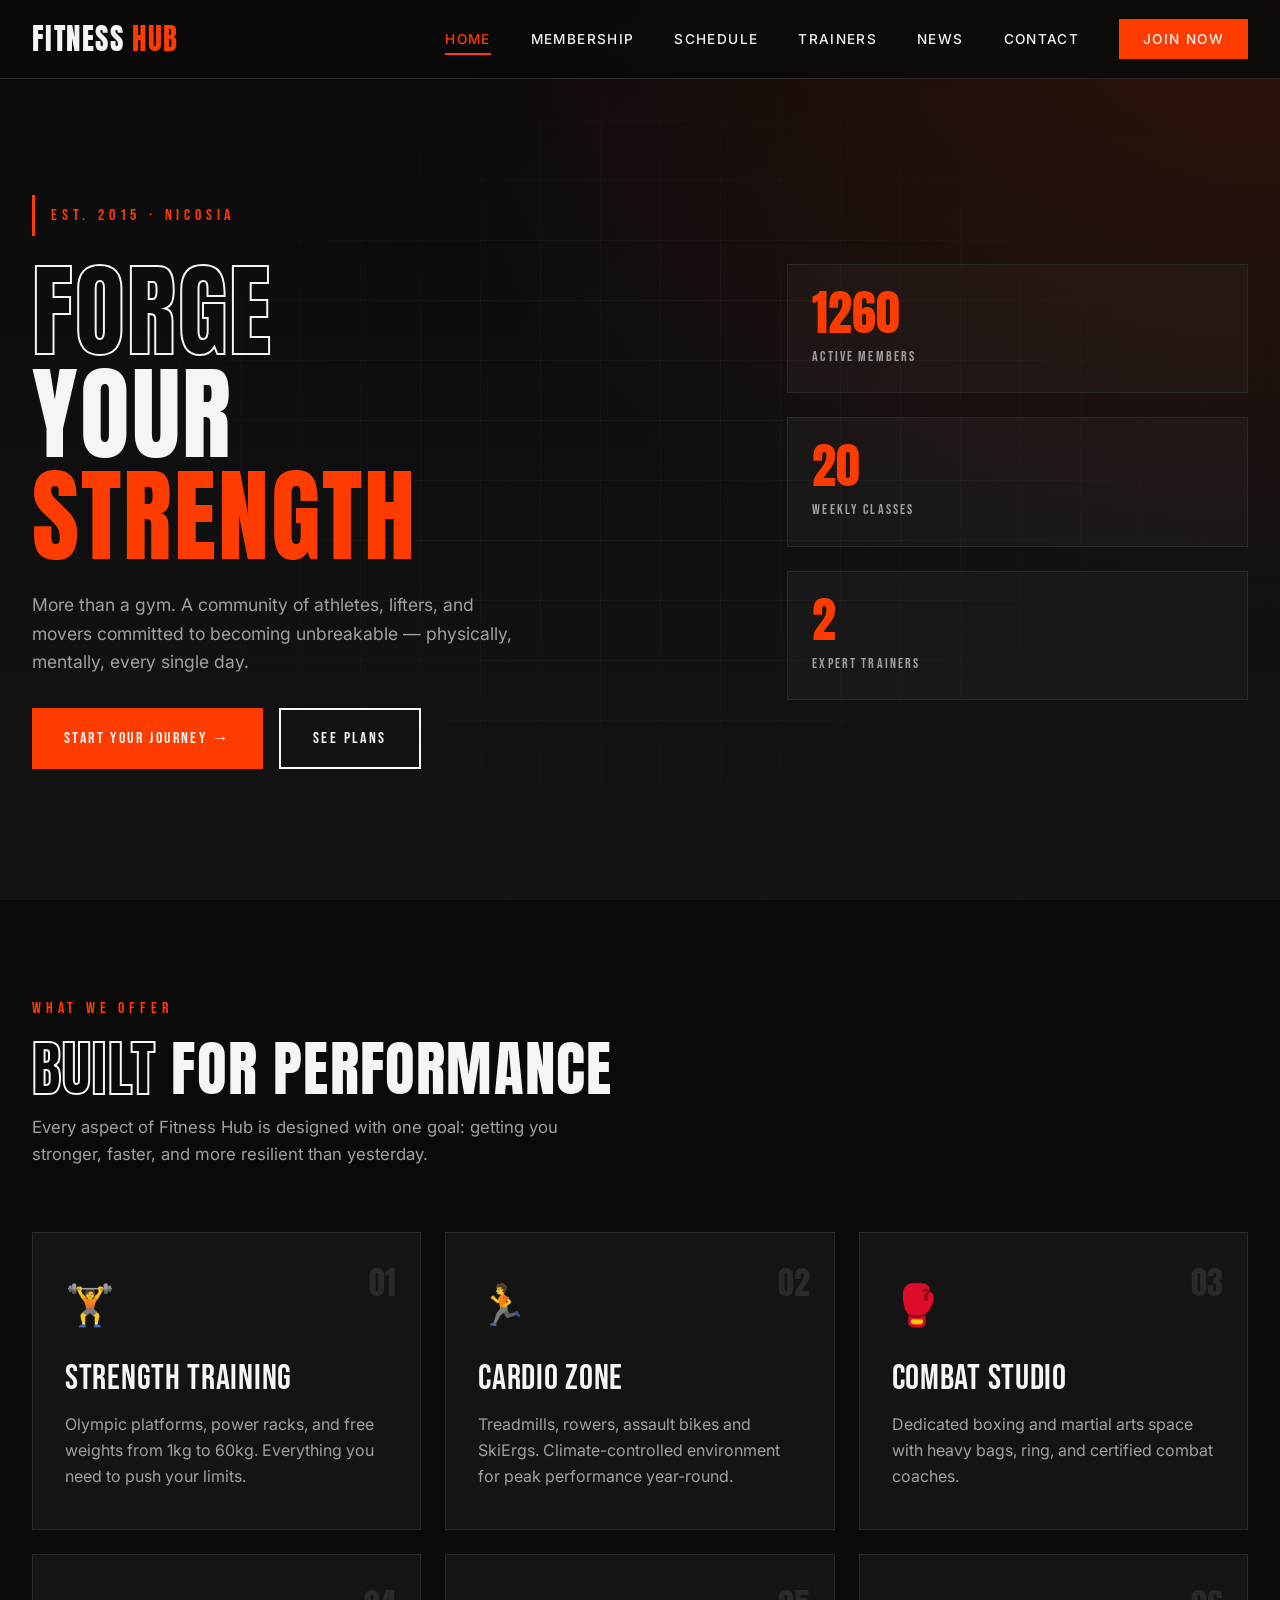
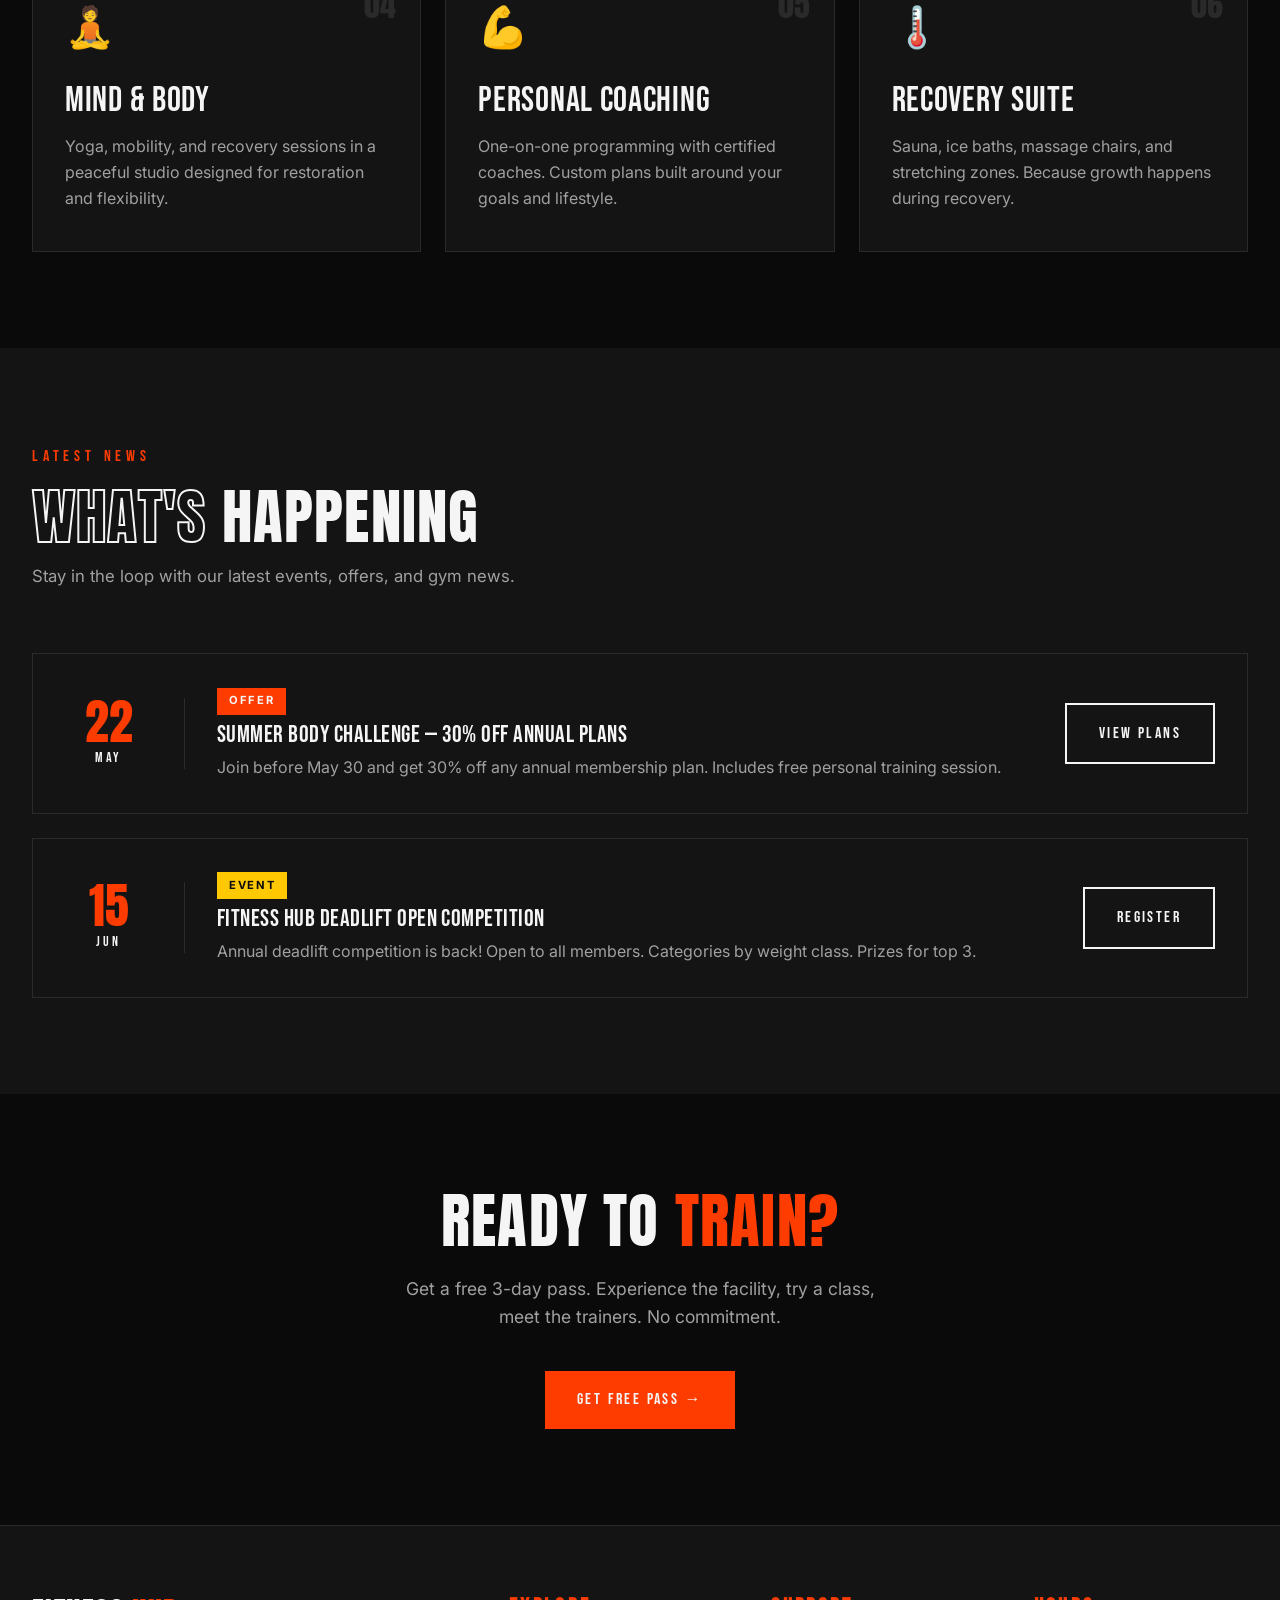
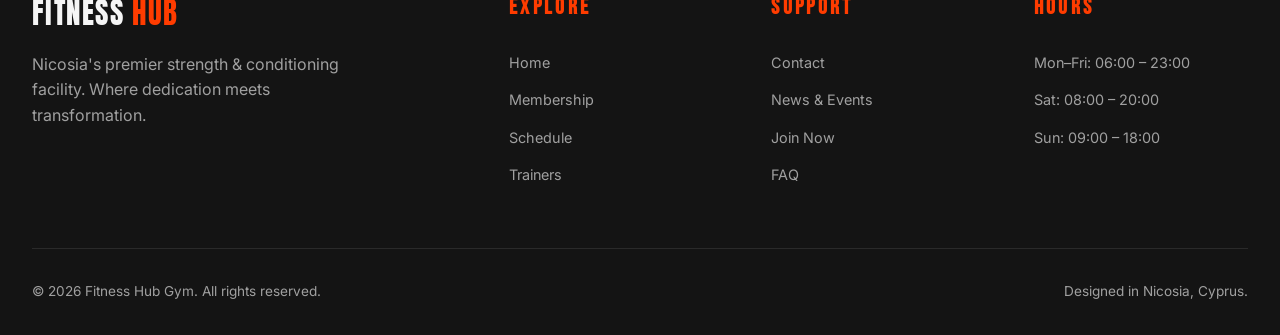
<file: index.html>
<!DOCTYPE html>
<html lang="en">
<head>
  <meta charset="UTF-8">
  <meta name="viewport" content="width=device-width, initial-scale=1.0">
  <title>FITNESS HUB GYM — Forge Your Strength</title>
  <link rel="stylesheet" href="css/style.css">
</head>
<body>

  <header>
  <!-- NAVIGATION -->
  <nav class="navbar">
    <div class="nav-container">
      <a href="index.html" class="logo">FITNESS<span>HUB</span></a>
      <ul class="nav-links">
        <li><a href="index.html" class="active">Home</a></li>
        <li><a href="membership.html">Membership</a></li>
        <li><a href="schedule.html">Schedule</a></li>
        <li><a href="trainers.html">Trainers</a></li>
        <li><a href="announcements.html">News</a></li>
        <li><a href="contact.html">Contact</a></li>
        <li><a href="register.html" class="nav-cta">Join Now</a></li>
      </ul>
      <button class="hamburger">☰</button>
    </div>
  </nav>
  </header>

  <main>
  <!-- HERO -->
  <section class="hero">
    <div class="hero-content">
      <div class="hero-text fade-in">
        <span class="tagline">Est. 2015 · Nicosia</span>
        <h1>
          <span class="outline">Forge</span>
          <span>Your</span>
          <span class="accent">Strength</span>
        </h1>
        <p>More than a gym. A community of athletes, lifters, and movers committed to becoming unbreakable — physically, mentally, every single day.</p>
        <div class="hero-buttons">
          <a href="register.html" class="btn btn-primary">Start Your Journey →</a>
          <a href="membership.html" class="btn btn-outline">See Plans</a>
        </div>
      </div>

      <div class="hero-stats">
        <div class="stat-card fade-in-delay-1 fade-in">
          <div class="number stat-number" data-target="2500">2500</div>
          <div class="label">Active Members</div>
        </div>
        <div class="stat-card fade-in-delay-2 fade-in">
          <div class="number stat-number" data-target="40">40</div>
          <div class="label">Weekly Classes</div>
        </div>
        <div class="stat-card fade-in-delay-3 fade-in">
          <div class="number stat-number" data-target="4">4</div>
          <div class="label">Expert Trainers</div>
        </div>
      </div>
    </div>
  </section>

  <!-- FEATURES -->
  <section class="section" id="features">
    <div class="section-container">
      <div class="section-header">
        <span class="eyebrow">What We Offer</span>
        <h2><span class="outline">Built</span> For Performance</h2>
        <p>Every aspect of Fitness Hub is designed with one goal: getting you stronger, faster, and more resilient than yesterday.</p>
      </div>

      <div class="features-grid">
        <div class="feature-card">
          <span class="number-tag">01</span>
          <div class="icon">🏋️</div>
          <h3>Strength Training</h3>
          <p>Olympic platforms, power racks, and free weights from 1kg to 60kg. Everything you need to push your limits.</p>
        </div>

        <div class="feature-card">
          <span class="number-tag">02</span>
          <div class="icon">🏃</div>
          <h3>Cardio Zone</h3>
          <p>Treadmills, rowers, assault bikes and SkiErgs. Climate-controlled environment for peak performance year-round.</p>
        </div>

        <div class="feature-card">
          <span class="number-tag">03</span>
          <div class="icon">🥊</div>
          <h3>Combat Studio</h3>
          <p>Dedicated boxing and martial arts space with heavy bags, ring, and certified combat coaches.</p>
        </div>

        <div class="feature-card">
          <span class="number-tag">04</span>
          <div class="icon">🧘</div>
          <h3>Mind & Body</h3>
          <p>Yoga, mobility, and recovery sessions in a peaceful studio designed for restoration and flexibility.</p>
        </div>

        <div class="feature-card">
          <span class="number-tag">05</span>
          <div class="icon">💪</div>
          <h3>Personal Coaching</h3>
          <p>One-on-one programming with certified coaches. Custom plans built around your goals and lifestyle.</p>
        </div>

        <div class="feature-card">
          <span class="number-tag">06</span>
          <div class="icon">🌡️</div>
          <h3>Recovery Suite</h3>
          <p>Sauna, ice baths, massage chairs, and stretching zones. Because growth happens during recovery.</p>
        </div>
      </div>
    </div>
  </section>

  <!-- ANNOUNCEMENTS PREVIEW -->
  <section class="section section-alt">
    <div class="section-container">
      <div class="section-header">
        <span class="eyebrow">Latest News</span>
        <h2><span class="outline">What's</span> Happening</h2>
        <p>Stay in the loop with our latest events, offers, and gym news.</p>
      </div>

      <div class="announcements-list">
        <div class="announcement-card">
          <div class="announcement-date">
            <div class="day">22</div>
            <div class="month">May</div>
          </div>
          <div class="announcement-content">
            <span class="announcement-badge">OFFER</span>
            <h3>Summer Body Challenge — 30% Off Annual Plans</h3>
            <p>Join before May 30 and get 30% off any annual membership plan. Includes free personal training session.</p>
          </div>
          <a href="membership.html" class="btn btn-outline">View Plans</a>
        </div>

        <div class="announcement-card">
          <div class="announcement-date">
            <div class="day">15</div>
            <div class="month">Jun</div>
          </div>
          <div class="announcement-content">
            <span class="announcement-badge event">EVENT</span>
            <h3>Fitness Hub Deadlift Open Competition</h3>
            <p>Annual deadlift competition is back! Open to all members. Categories by weight class. Prizes for top 3.</p>
          </div>
          <a href="announcements.html" class="btn btn-outline">Register</a>
        </div>
      </div>
    </div>
  </section>

  <!-- CTA -->
  <section class="section section-center">
    <div class="section-container">
      <h2><span class="outline">Ready To</span> <span style="color: var(--color-accent);">Train?</span></h2>
      <p style="max-width: 500px; margin: 1.5rem auto 2.5rem; font-size: 1.1rem;">
        Get a free 3-day pass. Experience the facility, try a class, meet the trainers. No commitment.
      </p>
      <a href="register.html" class="btn btn-primary">Get Free Pass →</a>
    </div>
  </section>

  </main>

  <!-- FOOTER -->
  <footer class="footer">
    <div class="footer-container">
      <div class="footer-grid">
        <div class="footer-brand">
          <div class="logo">FITNESS<span>HUB</span></div>
          <p>Nicosia's premier strength & conditioning facility. Where dedication meets transformation.</p>
        </div>
        <div class="footer-col">
          <h4>Explore</h4>
          <ul>
            <li><a href="index.html">Home</a></li>
            <li><a href="membership.html">Membership</a></li>
            <li><a href="schedule.html">Schedule</a></li>
            <li><a href="trainers.html">Trainers</a></li>
          </ul>
        </div>
        <div class="footer-col">
          <h4>Support</h4>
          <ul>
            <li><a href="contact.html">Contact</a></li>
            <li><a href="announcements.html">News & Events</a></li>
            <li><a href="register.html">Join Now</a></li>
            <li><a href="#">FAQ</a></li>
          </ul>
        </div>
        <div class="footer-col">
          <h4>Hours</h4>
          <ul>
            <li><a href="#">Mon–Fri: 06:00 – 23:00</a></li>
            <li><a href="#">Sat: 08:00 – 20:00</a></li>
            <li><a href="#">Sun: 09:00 – 18:00</a></li>
          </ul>
        </div>
      </div>
      <div class="footer-bottom">
        <p>© 2026 Fitness Hub Gym. All rights reserved.</p>
        <p>Designed in Nicosia, Cyprus.</p>
      </div>
    </div>
  </footer>

  <script src="js/main.js"></script>
</body>
</html>
</file>
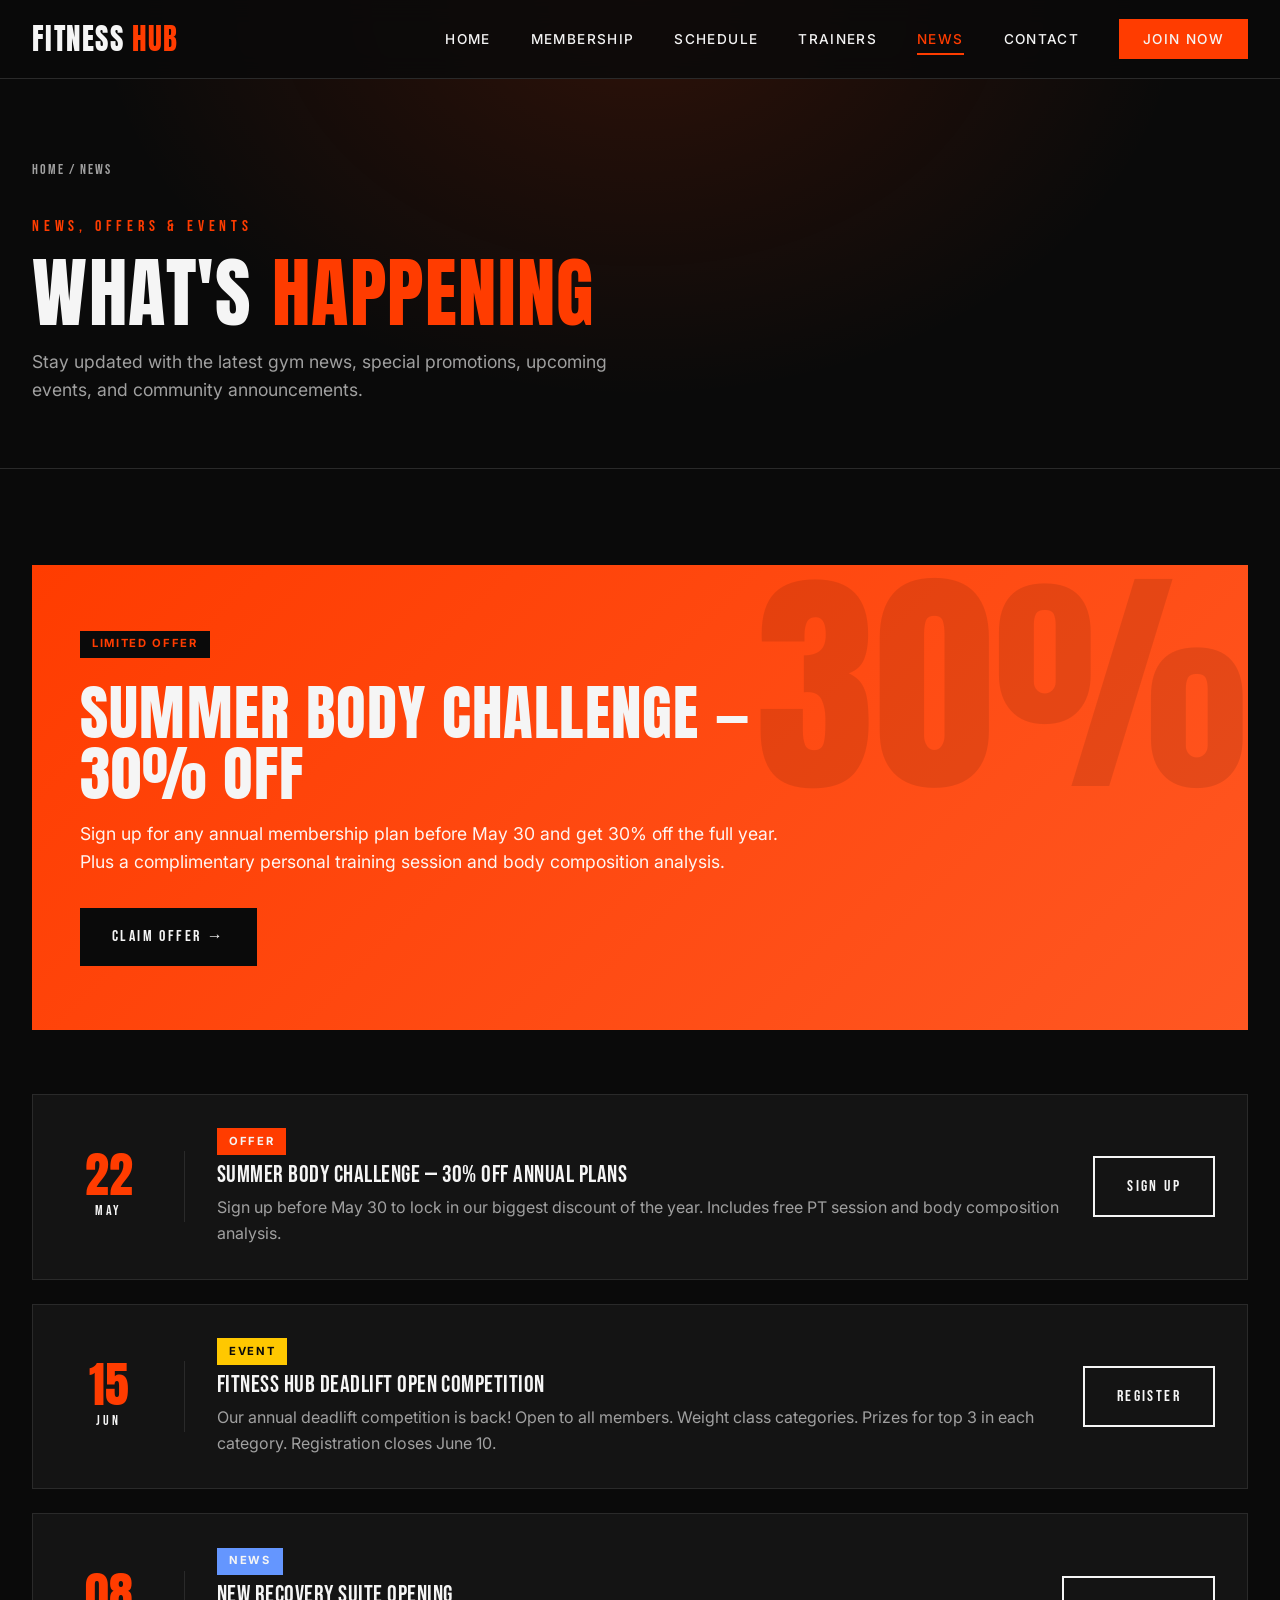
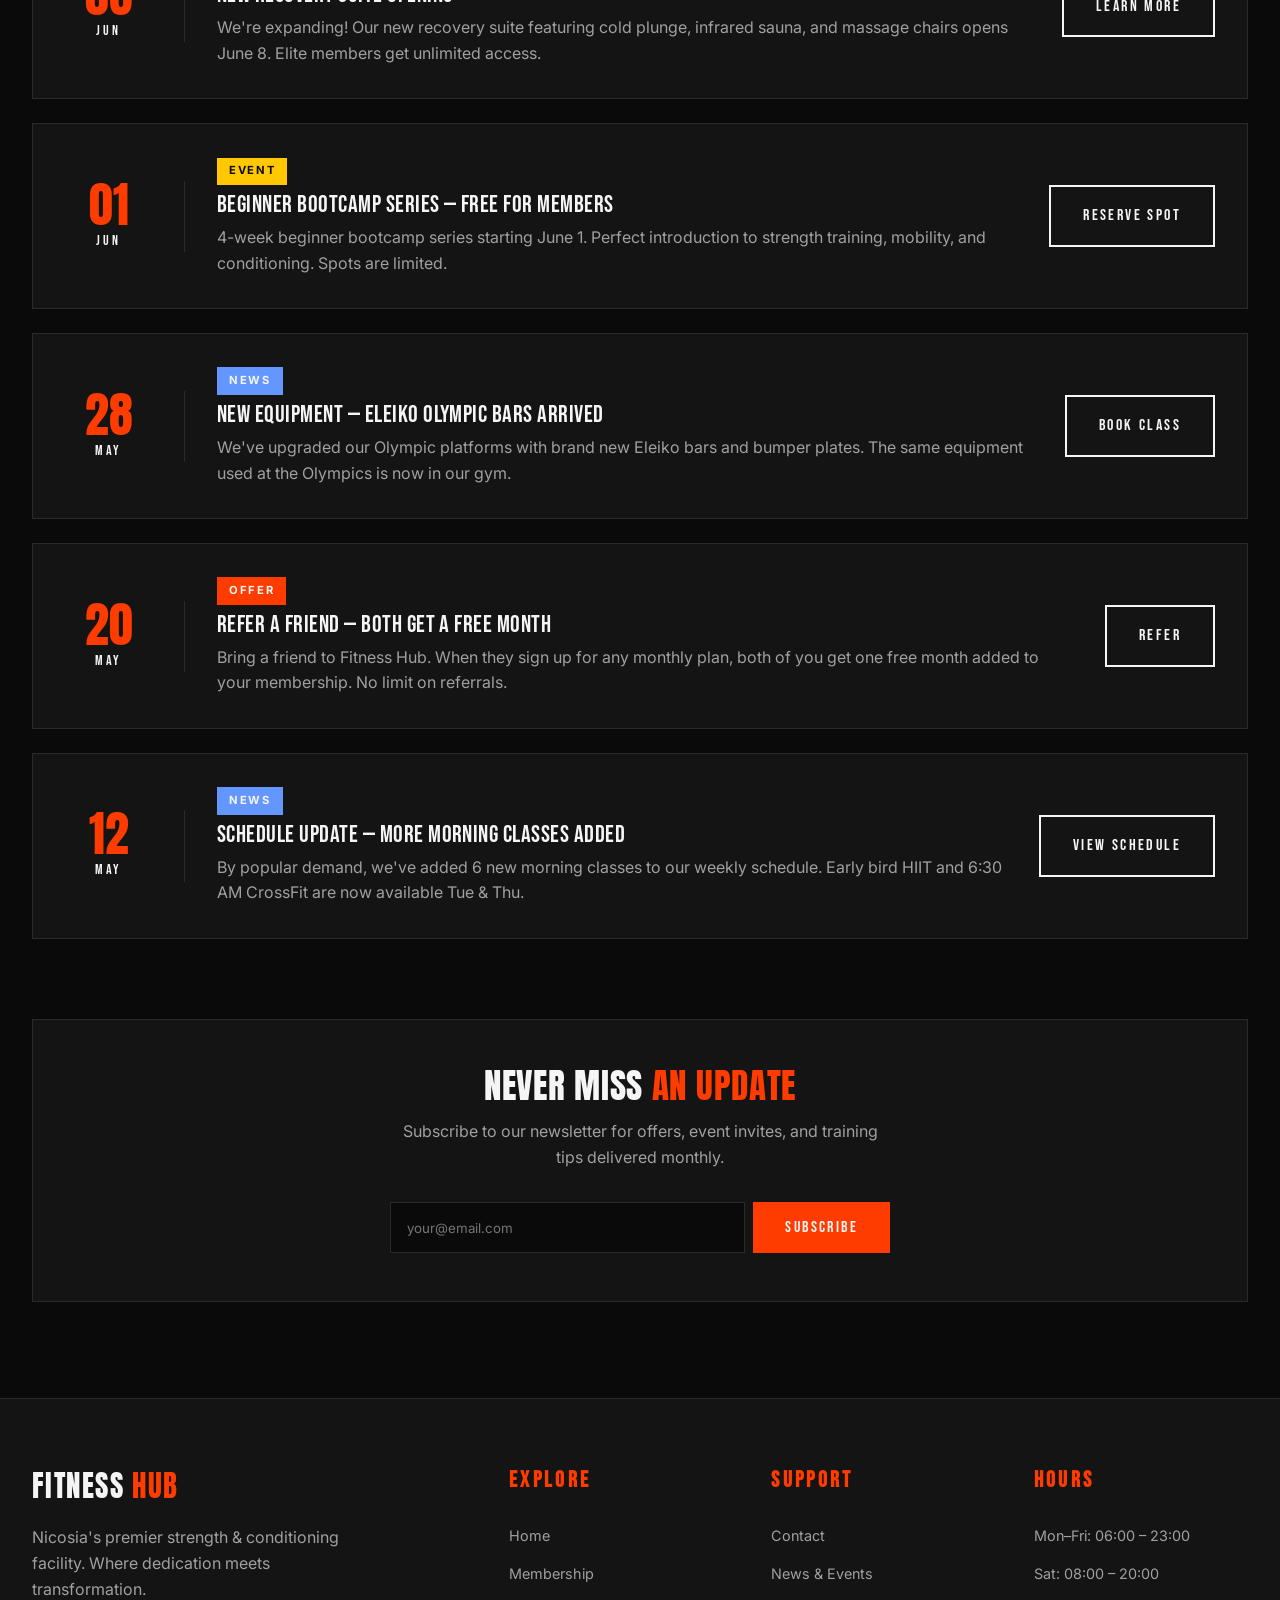
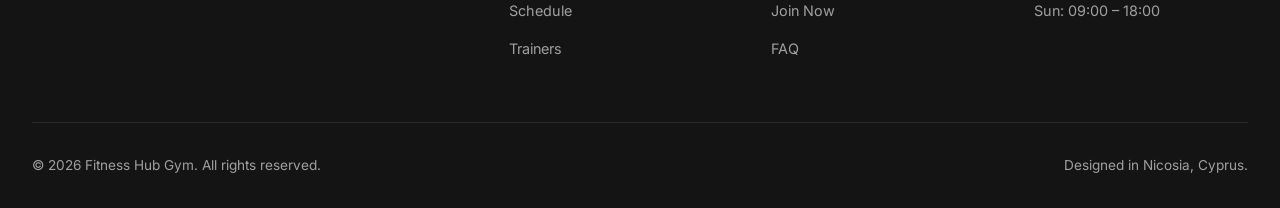
<file: announcements.html>
<!DOCTYPE html>
<html lang="en">
<head>
  <meta charset="UTF-8">
  <meta name="viewport" content="width=device-width, initial-scale=1.0">
  <title>News & Offers — FITNESS HUB GYM</title>
  <link rel="stylesheet" href="css/style.css">
</head>
<body>

  <header>
  <nav class="navbar">
    <div class="nav-container">
      <a href="index.html" class="logo">FITNESS<span>HUB</span></a>
      <ul class="nav-links">
        <li><a href="index.html">Home</a></li>
        <li><a href="membership.html">Membership</a></li>
        <li><a href="schedule.html">Schedule</a></li>
        <li><a href="trainers.html">Trainers</a></li>
        <li><a href="announcements.html" class="active">News</a></li>
        <li><a href="contact.html">Contact</a></li>
        <li><a href="register.html" class="nav-cta">Join Now</a></li>
      </ul>
      <button class="hamburger">☰</button>
    </div>
  </nav>
  </header>

  <main>
  <section class="page-header">
    <div class="page-header-content">
      <div class="breadcrumb"><a href="index.html">Home</a> / News</div>
      <span class="eyebrow">News, Offers & Events</span>
      <h1>What's <span style="color: var(--color-accent);">Happening</span></h1>
      <p>Stay updated with the latest gym news, special promotions, upcoming events, and community announcements.</p>
    </div>
  </section>

  <section class="section">
    <div class="section-container">

      <!-- FEATURED OFFER -->
      <div style="background: linear-gradient(135deg, var(--color-accent) 0%, #ff5722 100%); padding: 4rem 3rem; margin-bottom: 4rem; position: relative; overflow: hidden;">
        <div style="position: absolute; top: 0; right: 0; font-family: var(--font-display); font-size: 15rem; color: rgba(0,0,0,0.1); line-height: 1; pointer-events: none;">30%</div>
        <div style="position: relative; max-width: 700px;">
          <span class="announcement-badge" style="background: var(--color-bg); color: var(--color-accent);">LIMITED OFFER</span>
          <h2 style="margin: 1rem 0; color: var(--color-text);">Summer Body Challenge — 30% Off</h2>
          <p style="color: rgba(255,255,255,0.95); font-size: 1.1rem; margin-bottom: 2rem;">
            Sign up for any annual membership plan before May 30 and get 30% off the full year.
            Plus a complimentary personal training session and body composition analysis.
          </p>
          <a href="register.html" class="btn" style="background: var(--color-bg); color: var(--color-text);">Claim Offer →</a>
        </div>
      </div>

      <div class="announcements-list">

        <div class="announcement-card">
          <div class="announcement-date">
            <div class="day">22</div>
            <div class="month">May</div>
          </div>
          <div class="announcement-content">
            <span class="announcement-badge">OFFER</span>
            <h3>Summer Body Challenge — 30% Off Annual Plans</h3>
            <p>Sign up before May 30 to lock in our biggest discount of the year. Includes free PT session and body composition analysis.</p>
          </div>
          <a href="register.html" class="btn btn-outline">Sign Up</a>
        </div>

        <div class="announcement-card">
          <div class="announcement-date">
            <div class="day">15</div>
            <div class="month">Jun</div>
          </div>
          <div class="announcement-content">
            <span class="announcement-badge event">EVENT</span>
            <h3>Fitness Hub Deadlift Open Competition</h3>
            <p>Our annual deadlift competition is back! Open to all members. Weight class categories. Prizes for top 3 in each category. Registration closes June 10.</p>
          </div>
          <a href="contact.html" class="btn btn-outline">Register</a>
        </div>

        <div class="announcement-card">
          <div class="announcement-date">
            <div class="day">08</div>
            <div class="month">Jun</div>
          </div>
          <div class="announcement-content">
            <span class="announcement-badge news">NEWS</span>
            <h3>New Recovery Suite Opening</h3>
            <p>We're expanding! Our new recovery suite featuring cold plunge, infrared sauna, and massage chairs opens June 8. Elite members get unlimited access.</p>
          </div>
          <a href="membership.html" class="btn btn-outline">Learn More</a>
        </div>

        <div class="announcement-card">
          <div class="announcement-date">
            <div class="day">01</div>
            <div class="month">Jun</div>
          </div>
          <div class="announcement-content">
            <span class="announcement-badge event">EVENT</span>
            <h3>Beginner Bootcamp Series — Free For Members</h3>
            <p>4-week beginner bootcamp series starting June 1. Perfect introduction to strength training, mobility, and conditioning. Spots are limited.</p>
          </div>
          <a href="contact.html" class="btn btn-outline">Reserve Spot</a>
        </div>

        <div class="announcement-card">
          <div class="announcement-date">
            <div class="day">28</div>
            <div class="month">May</div>
          </div>
          <div class="announcement-content">
            <span class="announcement-badge news">NEWS</span>
            <h3>New Equipment — Eleiko Olympic Bars Arrived</h3>
            <p>We've upgraded our Olympic platforms with brand new Eleiko bars and bumper plates. The same equipment used at the Olympics is now in our gym.</p>
          </div>
          <a href="schedule.html" class="btn btn-outline">Book Class</a>
        </div>

        <div class="announcement-card">
          <div class="announcement-date">
            <div class="day">20</div>
            <div class="month">May</div>
          </div>
          <div class="announcement-content">
            <span class="announcement-badge">OFFER</span>
            <h3>Refer a Friend — Both Get a Free Month</h3>
            <p>Bring a friend to Fitness Hub. When they sign up for any monthly plan, both of you get one free month added to your membership. No limit on referrals.</p>
          </div>
          <a href="register.html" class="btn btn-outline">Refer</a>
        </div>

        <div class="announcement-card">
          <div class="announcement-date">
            <div class="day">12</div>
            <div class="month">May</div>
          </div>
          <div class="announcement-content">
            <span class="announcement-badge news">NEWS</span>
            <h3>Schedule Update — More Morning Classes Added</h3>
            <p>By popular demand, we've added 6 new morning classes to our weekly schedule. Early bird HIIT and 6:30 AM CrossFit are now available Tue & Thu.</p>
          </div>
          <a href="schedule.html" class="btn btn-outline">View Schedule</a>
        </div>

      </div>

      <!-- NEWSLETTER -->
      <div class="cta-box">
        <h3 style="margin-bottom: 1rem;">Never Miss <span style="color: var(--color-accent);">An Update</span></h3>
        <p style="max-width: 500px; margin: 0 auto 2rem;">
          Subscribe to our newsletter for offers, event invites, and training tips delivered monthly.
        </p>
        <form style="display: flex; gap: 0.5rem; max-width: 500px; margin: 0 auto;" onsubmit="event.preventDefault(); this.querySelector('input').value=''; alert('✓ Subscribed!');">
          <input type="email" placeholder="your@email.com" required style="flex: 1; padding: 0.9rem 1rem; background: var(--color-bg); border: 1px solid var(--color-border); color: var(--color-text); font-family: var(--font-body);">
          <button type="submit" class="btn btn-primary">Subscribe</button>
        </form>
      </div>

    </div>
  </section>

  </main>

  <footer class="footer">
    <div class="footer-container">
      <div class="footer-grid">
        <div class="footer-brand">
          <div class="logo">FITNESS<span>HUB</span></div>
          <p>Nicosia's premier strength & conditioning facility. Where dedication meets transformation.</p>
        </div>
        <div class="footer-col">
          <h4>Explore</h4>
          <ul>
            <li><a href="index.html">Home</a></li>
            <li><a href="membership.html">Membership</a></li>
            <li><a href="schedule.html">Schedule</a></li>
            <li><a href="trainers.html">Trainers</a></li>
          </ul>
        </div>
        <div class="footer-col">
          <h4>Support</h4>
          <ul>
            <li><a href="contact.html">Contact</a></li>
            <li><a href="announcements.html">News & Events</a></li>
            <li><a href="register.html">Join Now</a></li>
            <li><a href="#">FAQ</a></li>
          </ul>
        </div>
        <div class="footer-col">
          <h4>Hours</h4>
          <ul>
            <li><a href="#">Mon–Fri: 06:00 – 23:00</a></li>
            <li><a href="#">Sat: 08:00 – 20:00</a></li>
            <li><a href="#">Sun: 09:00 – 18:00</a></li>
          </ul>
        </div>
      </div>
      <div class="footer-bottom">
        <p>© 2026 Fitness Hub Gym. All rights reserved.</p>
        <p>Designed in Nicosia, Cyprus.</p>
      </div>
    </div>
  </footer>

  <script src="js/main.js"></script>
</body>
</html>
</file>
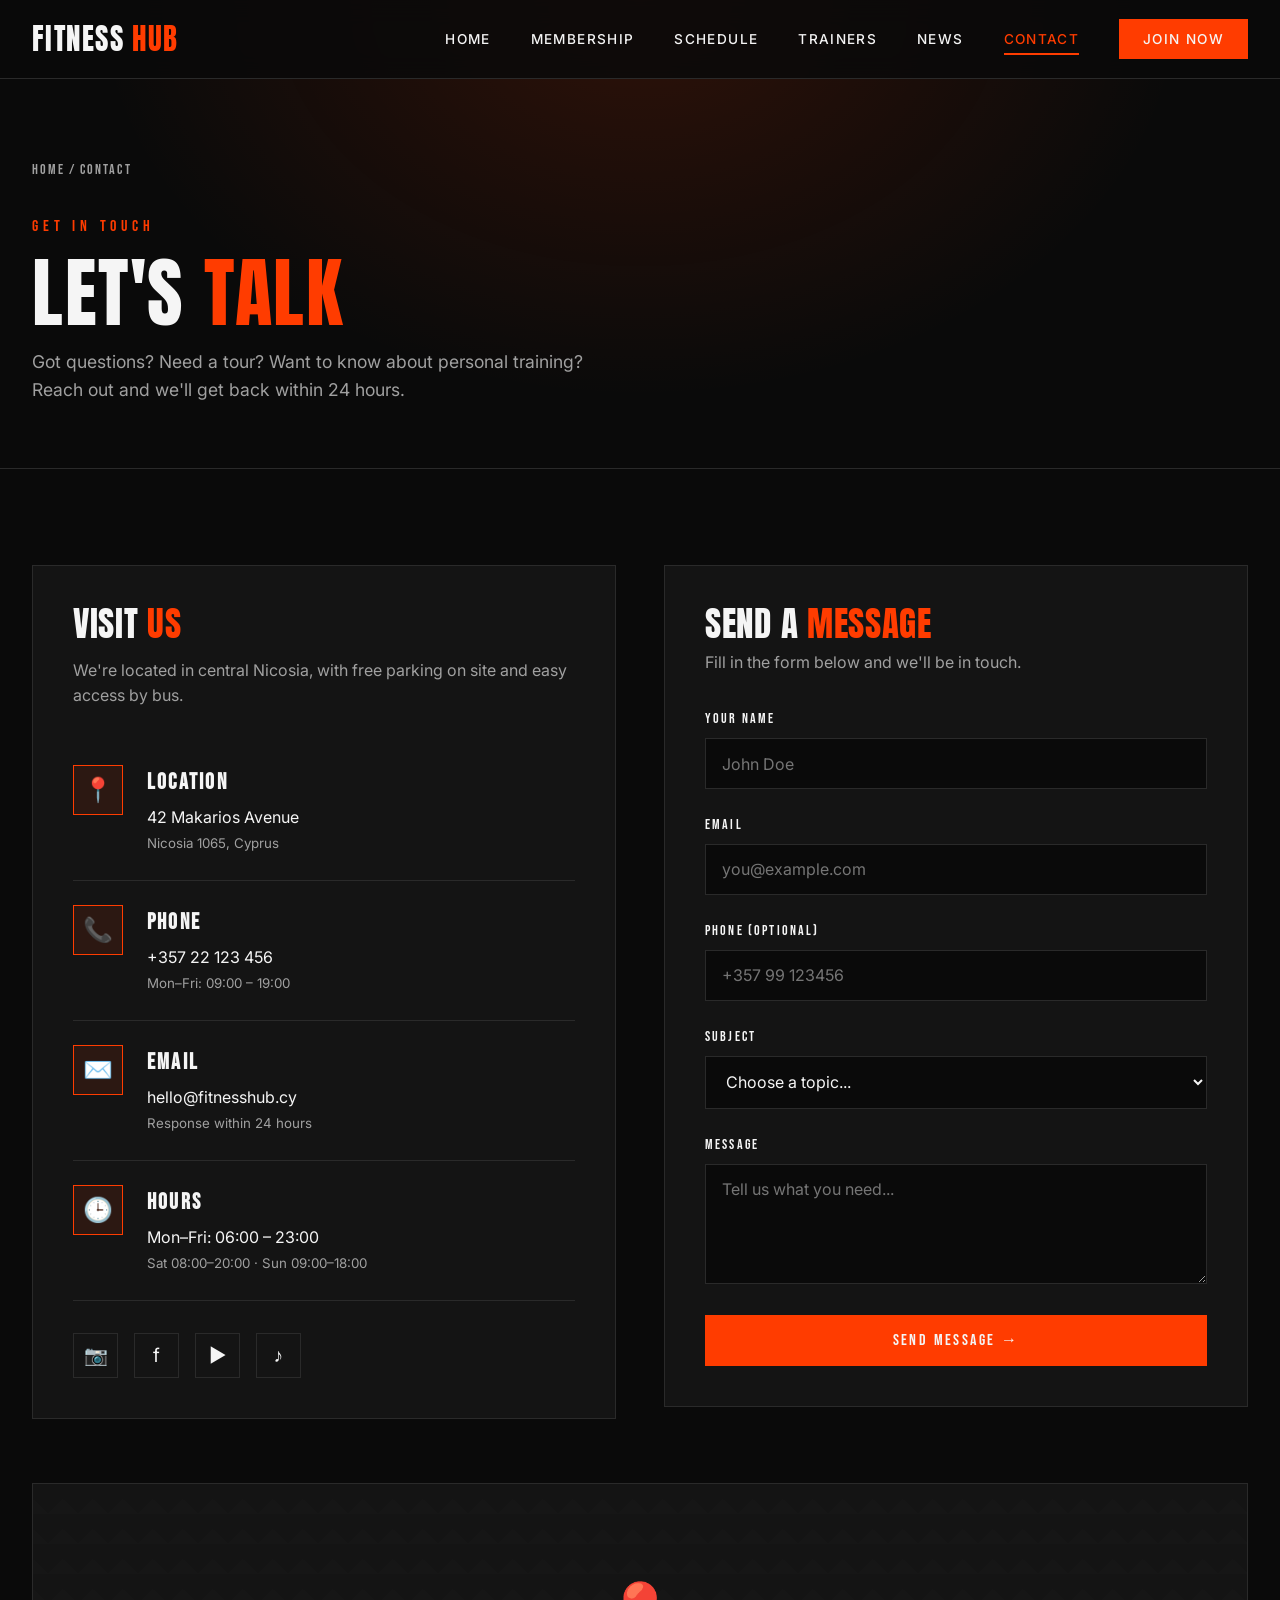
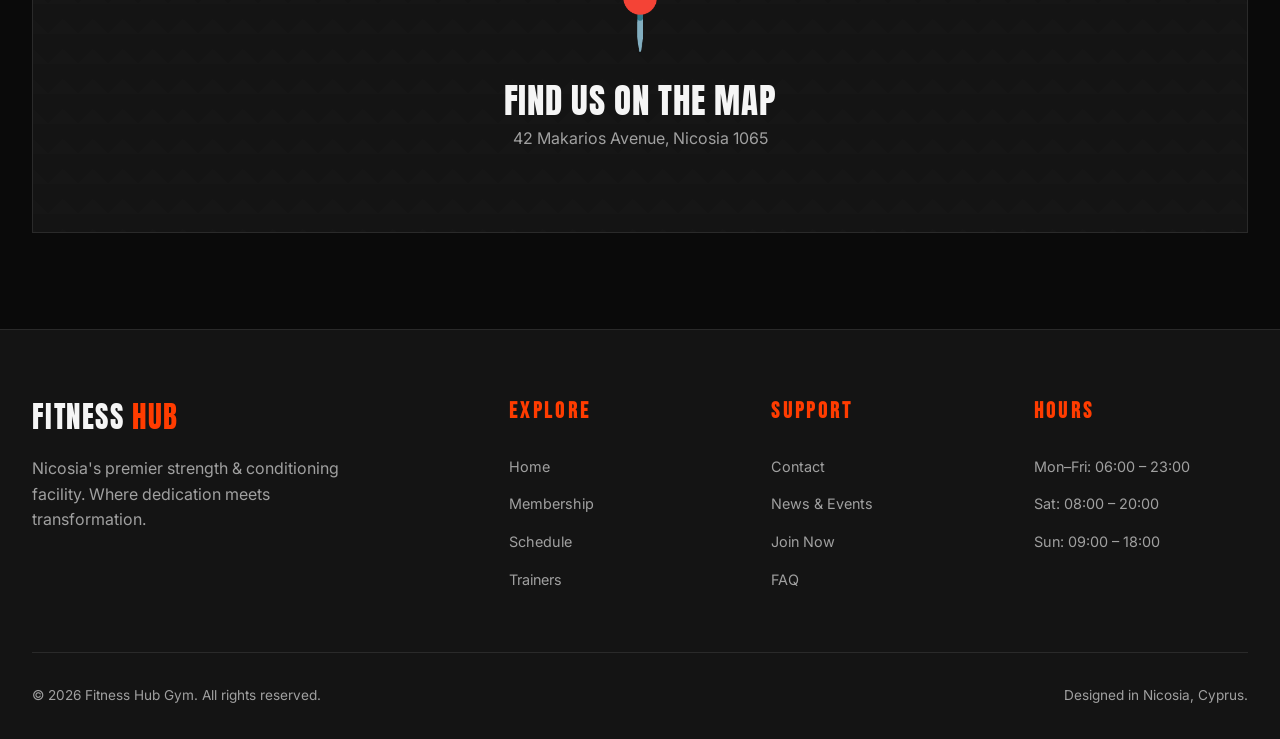
<file: contact.html>
<!DOCTYPE html>
<html lang="en">
<head>
  <meta charset="UTF-8">
  <meta name="viewport" content="width=device-width, initial-scale=1.0">
  <title>Contact Us — FITNESS HUB GYM</title>
  <link rel="stylesheet" href="css/style.css">
</head>
<body>

  <header>
  <nav class="navbar">
    <div class="nav-container">
      <a href="index.html" class="logo">FITNESS<span>HUB</span></a>
      <ul class="nav-links">
        <li><a href="index.html">Home</a></li>
        <li><a href="membership.html">Membership</a></li>
        <li><a href="schedule.html">Schedule</a></li>
        <li><a href="trainers.html">Trainers</a></li>
        <li><a href="announcements.html">News</a></li>
        <li><a href="contact.html" class="active">Contact</a></li>
        <li><a href="register.html" class="nav-cta">Join Now</a></li>
      </ul>
      <button class="hamburger">☰</button>
    </div>
  </nav>
  </header>

  <main>
  <section class="page-header">
    <div class="page-header-content">
      <div class="breadcrumb"><a href="index.html">Home</a> / Contact</div>
      <span class="eyebrow">Get In Touch</span>
      <h1>Let's <span style="color: var(--color-accent);">Talk</span></h1>
      <p>Got questions? Need a tour? Want to know about personal training? Reach out and we'll get back within 24 hours.</p>
    </div>
  </section>

  <section class="section">
    <div class="section-container">
      <div class="contact-grid">

        <!-- INFO -->
        <div class="contact-info-card">
          <h3 style="margin-bottom: 1rem; font-family: var(--font-display);">Visit <span style="color: var(--color-accent);">Us</span></h3>
          <p style="margin-bottom: 2rem;">We're located in central Nicosia, with free parking on site and easy access by bus.</p>

          <div class="contact-item">
            <div class="contact-icon">📍</div>
            <div>
              <h4>Location</h4>
              <p>42 Makarios Avenue</p>
              <small>Nicosia 1065, Cyprus</small>
            </div>
          </div>

          <div class="contact-item">
            <div class="contact-icon">📞</div>
            <div>
              <h4>Phone</h4>
              <p>+357 22 123 456</p>
              <small>Mon–Fri: 09:00 – 19:00</small>
            </div>
          </div>

          <div class="contact-item">
            <div class="contact-icon">✉️</div>
            <div>
              <h4>Email</h4>
              <p>hello@fitnesshub.cy</p>
              <small>Response within 24 hours</small>
            </div>
          </div>

          <div class="contact-item">
            <div class="contact-icon">🕒</div>
            <div>
              <h4>Hours</h4>
              <p>Mon–Fri: 06:00 – 23:00</p>
              <small>Sat 08:00–20:00 · Sun 09:00–18:00</small>
            </div>
          </div>

          <div class="social-links">
            <a href="#" title="Instagram">📷</a>
            <a href="#" title="Facebook">f</a>
            <a href="#" title="YouTube">▶</a>
            <a href="#" title="TikTok">♪</a>
          </div>
        </div>

        <!-- FORM -->
        <div>
          <div class="form-container" style="padding: 2.5rem; max-width: none;">

            <h3 style="margin-bottom: 0.5rem; font-family: var(--font-display);">Send a <span style="color: var(--color-accent);">Message</span></h3>
            <p style="margin-bottom: 2rem;">Fill in the form below and we'll be in touch.</p>

            <div class="form-success" id="contact-success">
              ✓ MESSAGE SENT — We'll reply within 24 hours.
            </div>

            <form id="contact-form">
              <div class="form-group">
                <label for="c-name">Your Name</label>
                <input type="text" id="c-name" name="name" placeholder="John Doe" required>
              </div>

              <div class="form-group">
                <label for="c-email">Email</label>
                <input type="email" id="c-email" name="email" placeholder="you@example.com" required>
              </div>

              <div class="form-group">
                <label for="c-phone">Phone (optional)</label>
                <input type="tel" id="c-phone" name="phone" placeholder="+357 99 123456">
              </div>

              <div class="form-group">
                <label for="c-subject">Subject</label>
                <select id="c-subject" name="subject" required>
                  <option value="">Choose a topic...</option>
                  <option value="membership">Membership Inquiry</option>
                  <option value="training">Personal Training</option>
                  <option value="tour">Book a Tour</option>
                  <option value="event">Event / Competition</option>
                  <option value="feedback">Feedback</option>
                  <option value="other">Other</option>
                </select>
              </div>

              <div class="form-group">
                <label for="c-message">Message</label>
                <textarea id="c-message" name="message" placeholder="Tell us what you need..." required></textarea>
              </div>

              <button type="submit" class="btn btn-primary" style="width: 100%; justify-content: center;">
                Send Message →
              </button>
            </form>

          </div>
        </div>

      </div>

      <!-- MAP PLACEHOLDER -->
      <div style="margin-top: 4rem; height: 350px; background: var(--color-bg-alt); border: 1px solid var(--color-border); display: flex; align-items: center; justify-content: center; position: relative; overflow: hidden;">
        <div style="position: absolute; inset: 0; background-image: linear-gradient(45deg, var(--color-border) 25%, transparent 25%), linear-gradient(-45deg, var(--color-border) 25%, transparent 25%); background-size: 30px 30px; opacity: 0.1;"></div>
        <div style="position: relative; text-align: center;">
          <div style="font-size: 4rem; margin-bottom: 1rem;">📍</div>
          <h3 style="font-family: var(--font-display);">Find Us On The Map</h3>
          <p style="margin-top: 0.5rem;">42 Makarios Avenue, Nicosia 1065</p>
        </div>
      </div>

    </div>
  </section>

  </main>

  <footer class="footer">
    <div class="footer-container">
      <div class="footer-grid">
        <div class="footer-brand">
          <div class="logo">FITNESS<span>HUB</span></div>
          <p>Nicosia's premier strength & conditioning facility. Where dedication meets transformation.</p>
        </div>
        <div class="footer-col">
          <h4>Explore</h4>
          <ul>
            <li><a href="index.html">Home</a></li>
            <li><a href="membership.html">Membership</a></li>
            <li><a href="schedule.html">Schedule</a></li>
            <li><a href="trainers.html">Trainers</a></li>
          </ul>
        </div>
        <div class="footer-col">
          <h4>Support</h4>
          <ul>
            <li><a href="contact.html">Contact</a></li>
            <li><a href="announcements.html">News & Events</a></li>
            <li><a href="register.html">Join Now</a></li>
            <li><a href="#">FAQ</a></li>
          </ul>
        </div>
        <div class="footer-col">
          <h4>Hours</h4>
          <ul>
            <li><a href="#">Mon–Fri: 06:00 – 23:00</a></li>
            <li><a href="#">Sat: 08:00 – 20:00</a></li>
            <li><a href="#">Sun: 09:00 – 18:00</a></li>
          </ul>
        </div>
      </div>
      <div class="footer-bottom">
        <p>© 2026 Fitness Hub Gym. All rights reserved.</p>
        <p>Designed in Nicosia, Cyprus.</p>
      </div>
    </div>
  </footer>

  <script src="js/main.js"></script>
</body>
</html>
</file>
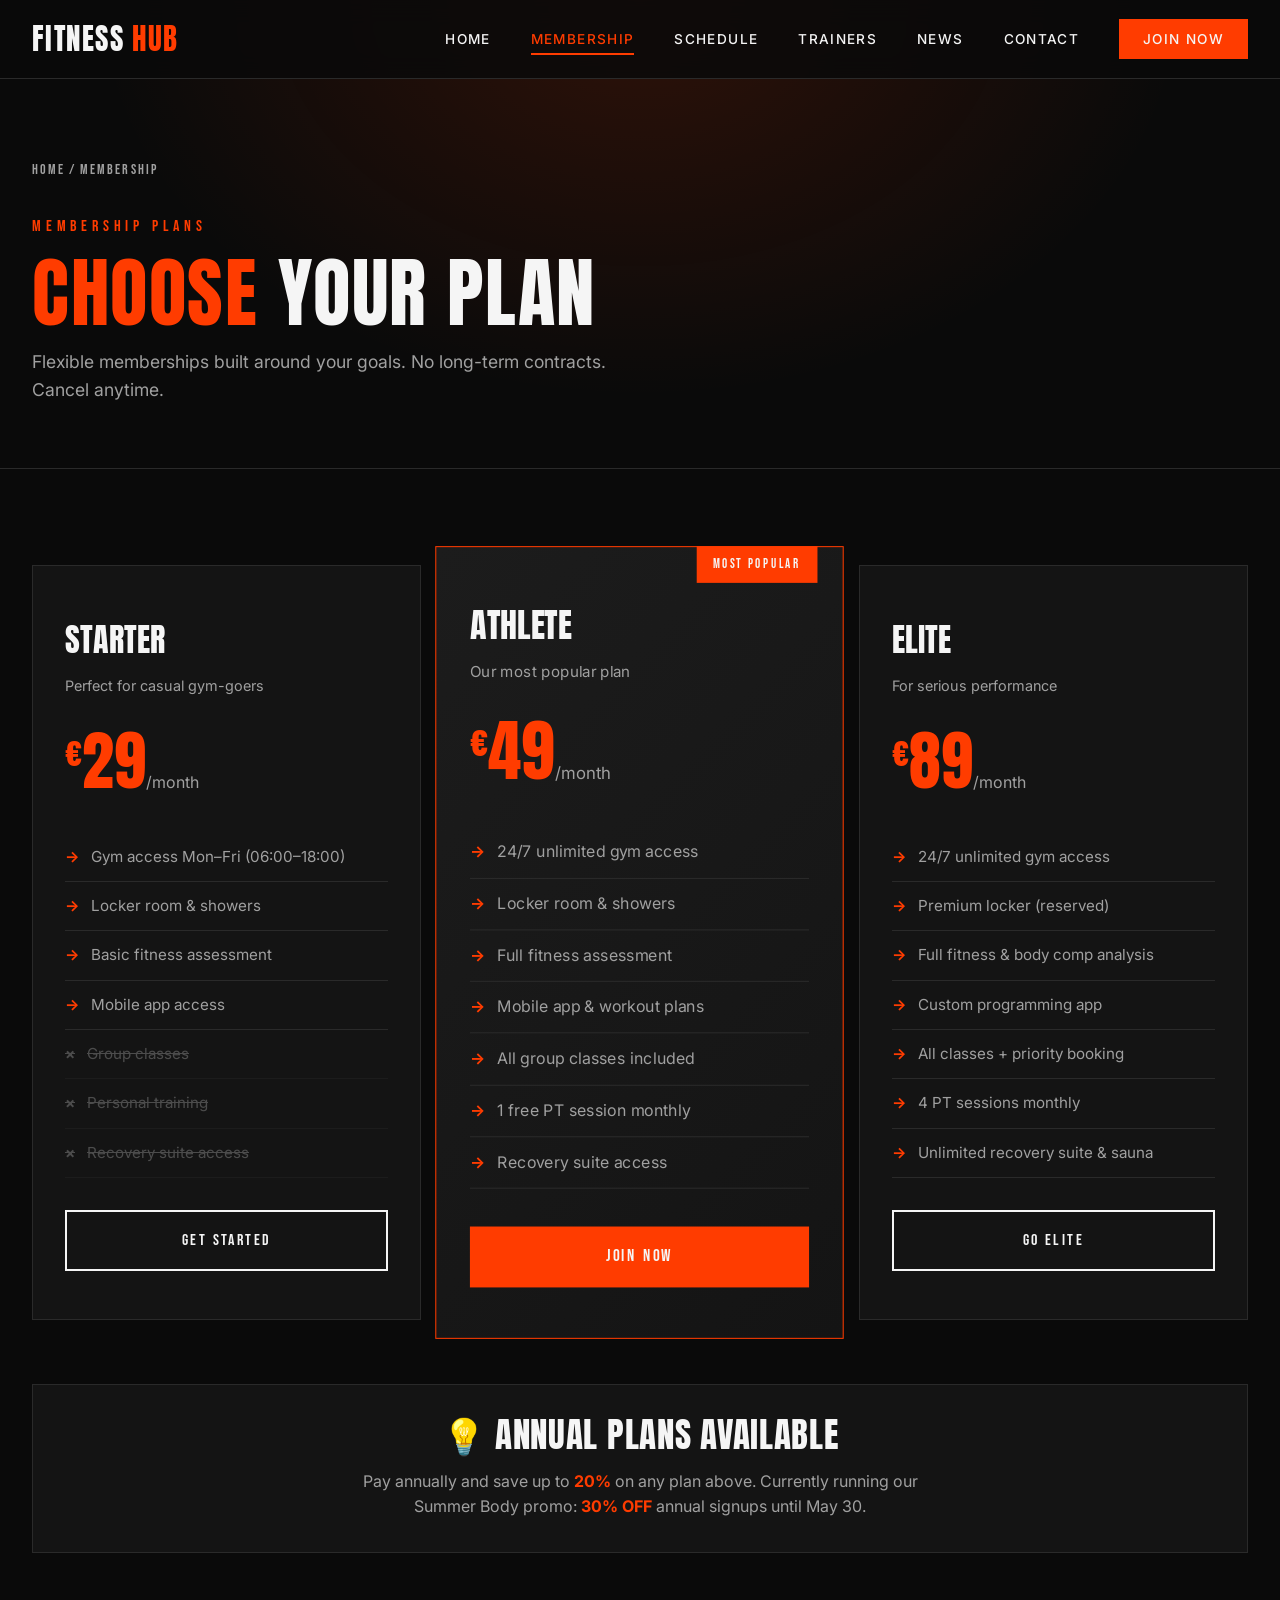
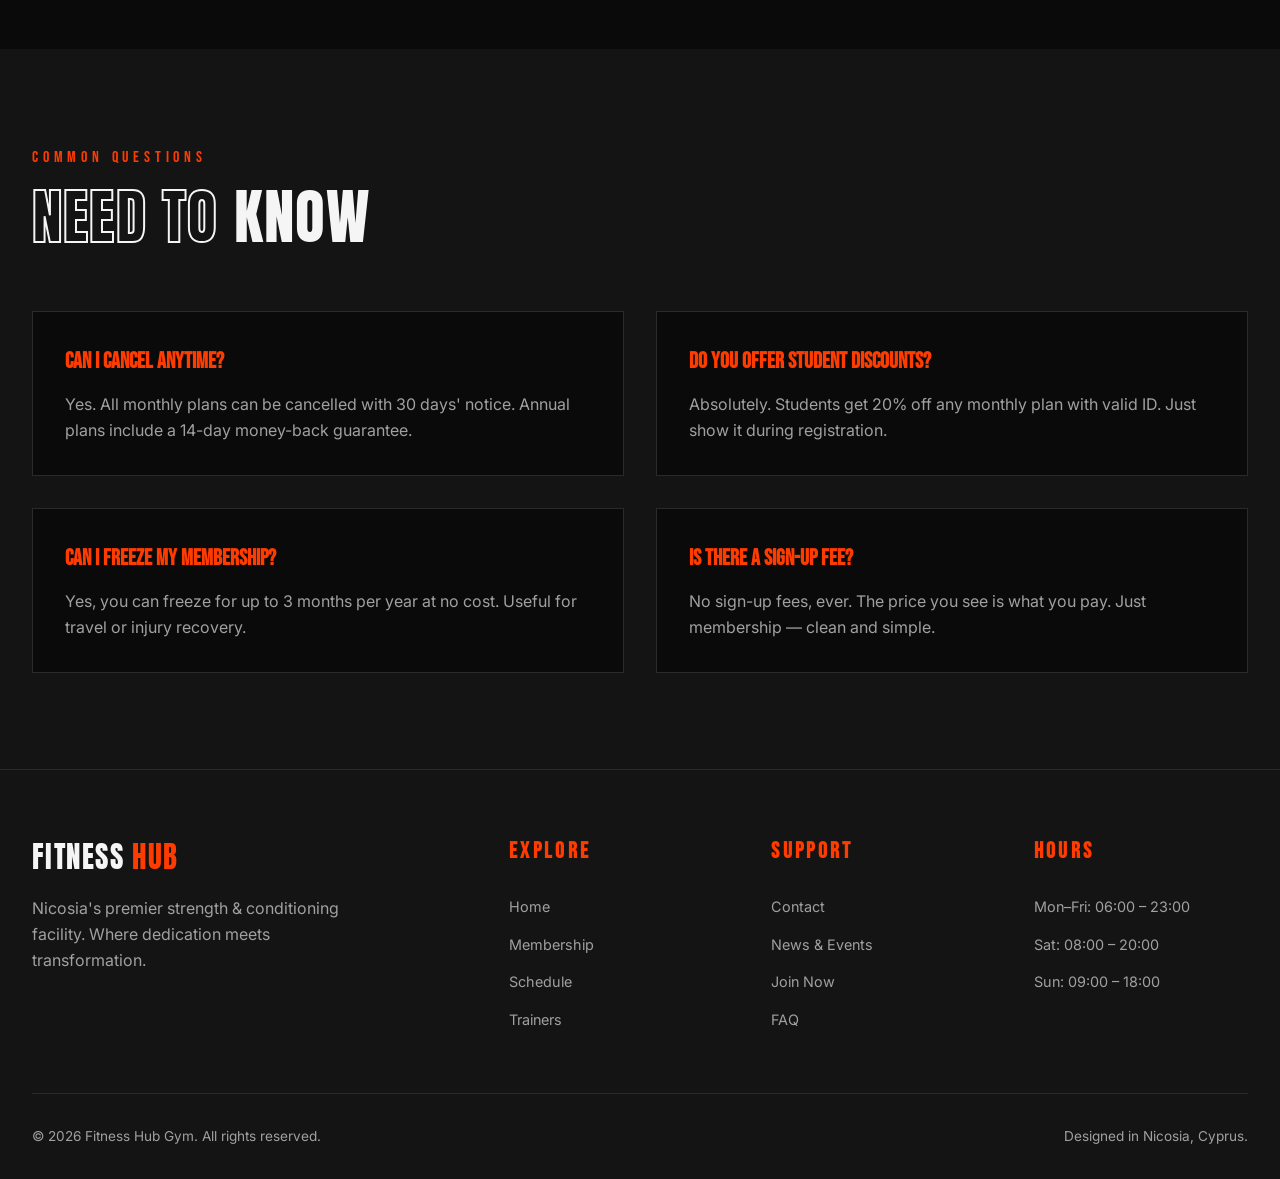
<file: membership.html>
<!DOCTYPE html>
<html lang="en">
<head>
  <meta charset="UTF-8">
  <meta name="viewport" content="width=device-width, initial-scale=1.0">
  <title>Membership Plans — FITNESS HUB GYM</title>
  <link rel="stylesheet" href="css/style.css">
</head>
<body>

  <header>
  <!-- NAVIGATION -->
  <nav class="navbar">
    <div class="nav-container">
      <a href="index.html" class="logo">FITNESS<span>HUB</span></a>
      <ul class="nav-links">
        <li><a href="index.html">Home</a></li>
        <li><a href="membership.html" class="active">Membership</a></li>
        <li><a href="schedule.html">Schedule</a></li>
        <li><a href="trainers.html">Trainers</a></li>
        <li><a href="announcements.html">News</a></li>
        <li><a href="contact.html">Contact</a></li>
        <li><a href="register.html" class="nav-cta">Join Now</a></li>
      </ul>
      <button class="hamburger">☰</button>
    </div>
  </nav>
  </header>

  <main>
  <!-- PAGE HEADER -->
  <section class="page-header">
    <div class="page-header-content">
      <div class="breadcrumb"><a href="index.html">Home</a> / Membership</div>
      <span class="eyebrow">Membership Plans</span>
      <h1><span style="color: var(--color-accent);">Choose</span> Your Plan</h1>
      <p>Flexible memberships built around your goals. No long-term contracts. Cancel anytime.</p>
    </div>
  </section>

  <!-- PLANS -->
  <section class="section">
    <div class="section-container">
      <div class="plans-grid">

        <div class="plan-card">
          <div class="plan-name">Starter</div>
          <div class="plan-tagline">Perfect for casual gym-goers</div>
          <div class="plan-price">
            <span class="currency">€</span>29<span class="period">/month</span>
          </div>
          <ul class="plan-features">
            <li>Gym access Mon–Fri (06:00–18:00)</li>
            <li>Locker room & showers</li>
            <li>Basic fitness assessment</li>
            <li>Mobile app access</li>
            <li class="disabled">Group classes</li>
            <li class="disabled">Personal training</li>
            <li class="disabled">Recovery suite access</li>
          </ul>
          <a href="register.html" class="btn btn-outline" style="width: 100%; justify-content: center;">Get Started</a>
        </div>

        <div class="plan-card featured">
          <div class="plan-name">Athlete</div>
          <div class="plan-tagline">Our most popular plan</div>
          <div class="plan-price">
            <span class="currency">€</span>49<span class="period">/month</span>
          </div>
          <ul class="plan-features">
            <li>24/7 unlimited gym access</li>
            <li>Locker room & showers</li>
            <li>Full fitness assessment</li>
            <li>Mobile app & workout plans</li>
            <li>All group classes included</li>
            <li>1 free PT session monthly</li>
            <li>Recovery suite access</li>
          </ul>
          <a href="register.html" class="btn btn-primary" style="width: 100%; justify-content: center;">Join Now</a>
        </div>

        <div class="plan-card">
          <div class="plan-name">Elite</div>
          <div class="plan-tagline">For serious performance</div>
          <div class="plan-price">
            <span class="currency">€</span>89<span class="period">/month</span>
          </div>
          <ul class="plan-features">
            <li>24/7 unlimited gym access</li>
            <li>Premium locker (reserved)</li>
            <li>Full fitness & body comp analysis</li>
            <li>Custom programming app</li>
            <li>All classes + priority booking</li>
            <li>4 PT sessions monthly</li>
            <li>Unlimited recovery suite & sauna</li>
          </ul>
          <a href="register.html" class="btn btn-outline" style="width: 100%; justify-content: center;">Go Elite</a>
        </div>

      </div>

      <!-- ANNUAL TOGGLE INFO -->
      <div class="info-box" style="margin-top: 4rem; text-align: center;">
        <h3 style="margin-bottom: 1rem;">💡 Annual Plans Available</h3>
        <p style="max-width: 600px; margin: 0 auto;">
          Pay annually and save up to <strong style="color: var(--color-accent);">20%</strong> on any plan above.
          Currently running our Summer Body promo: <strong style="color: var(--color-accent);">30% OFF</strong> annual signups until May 30.
        </p>
      </div>
    </div>
  </section>

  <!-- FAQ -->
  <section class="section section-alt">
    <div class="section-container">
      <div class="section-header">
        <span class="eyebrow">Common Questions</span>
        <h2><span class="outline">Need To</span> Know</h2>
      </div>

      <div class="faq-grid">
        <div class="faq-card">
          <h4>Can I cancel anytime?</h4>
          <p>Yes. All monthly plans can be cancelled with 30 days' notice. Annual plans include a 14-day money-back guarantee.</p>
        </div>
        <div class="faq-card">
          <h4>Do you offer student discounts?</h4>
          <p>Absolutely. Students get 20% off any monthly plan with valid ID. Just show it during registration.</p>
        </div>
        <div class="faq-card">
          <h4>Can I freeze my membership?</h4>
          <p>Yes, you can freeze for up to 3 months per year at no cost. Useful for travel or injury recovery.</p>
        </div>
        <div class="faq-card">
          <h4>Is there a sign-up fee?</h4>
          <p>No sign-up fees, ever. The price you see is what you pay. Just membership — clean and simple.</p>
        </div>
      </div>
    </div>
  </section>

  </main>

  <!-- FOOTER -->
  <footer class="footer">
    <div class="footer-container">
      <div class="footer-grid">
        <div class="footer-brand">
          <div class="logo">FITNESS<span>HUB</span></div>
          <p>Nicosia's premier strength & conditioning facility. Where dedication meets transformation.</p>
        </div>
        <div class="footer-col">
          <h4>Explore</h4>
          <ul>
            <li><a href="index.html">Home</a></li>
            <li><a href="membership.html">Membership</a></li>
            <li><a href="schedule.html">Schedule</a></li>
            <li><a href="trainers.html">Trainers</a></li>
          </ul>
        </div>
        <div class="footer-col">
          <h4>Support</h4>
          <ul>
            <li><a href="contact.html">Contact</a></li>
            <li><a href="announcements.html">News & Events</a></li>
            <li><a href="register.html">Join Now</a></li>
            <li><a href="#">FAQ</a></li>
          </ul>
        </div>
        <div class="footer-col">
          <h4>Hours</h4>
          <ul>
            <li><a href="#">Mon–Fri: 06:00 – 23:00</a></li>
            <li><a href="#">Sat: 08:00 – 20:00</a></li>
            <li><a href="#">Sun: 09:00 – 18:00</a></li>
          </ul>
        </div>
      </div>
      <div class="footer-bottom">
        <p>© 2026 Fitness Hub Gym. All rights reserved.</p>
        <p>Designed in Nicosia, Cyprus.</p>
      </div>
    </div>
  </footer>

  <script src="js/main.js"></script>
</body>
</html>
</file>
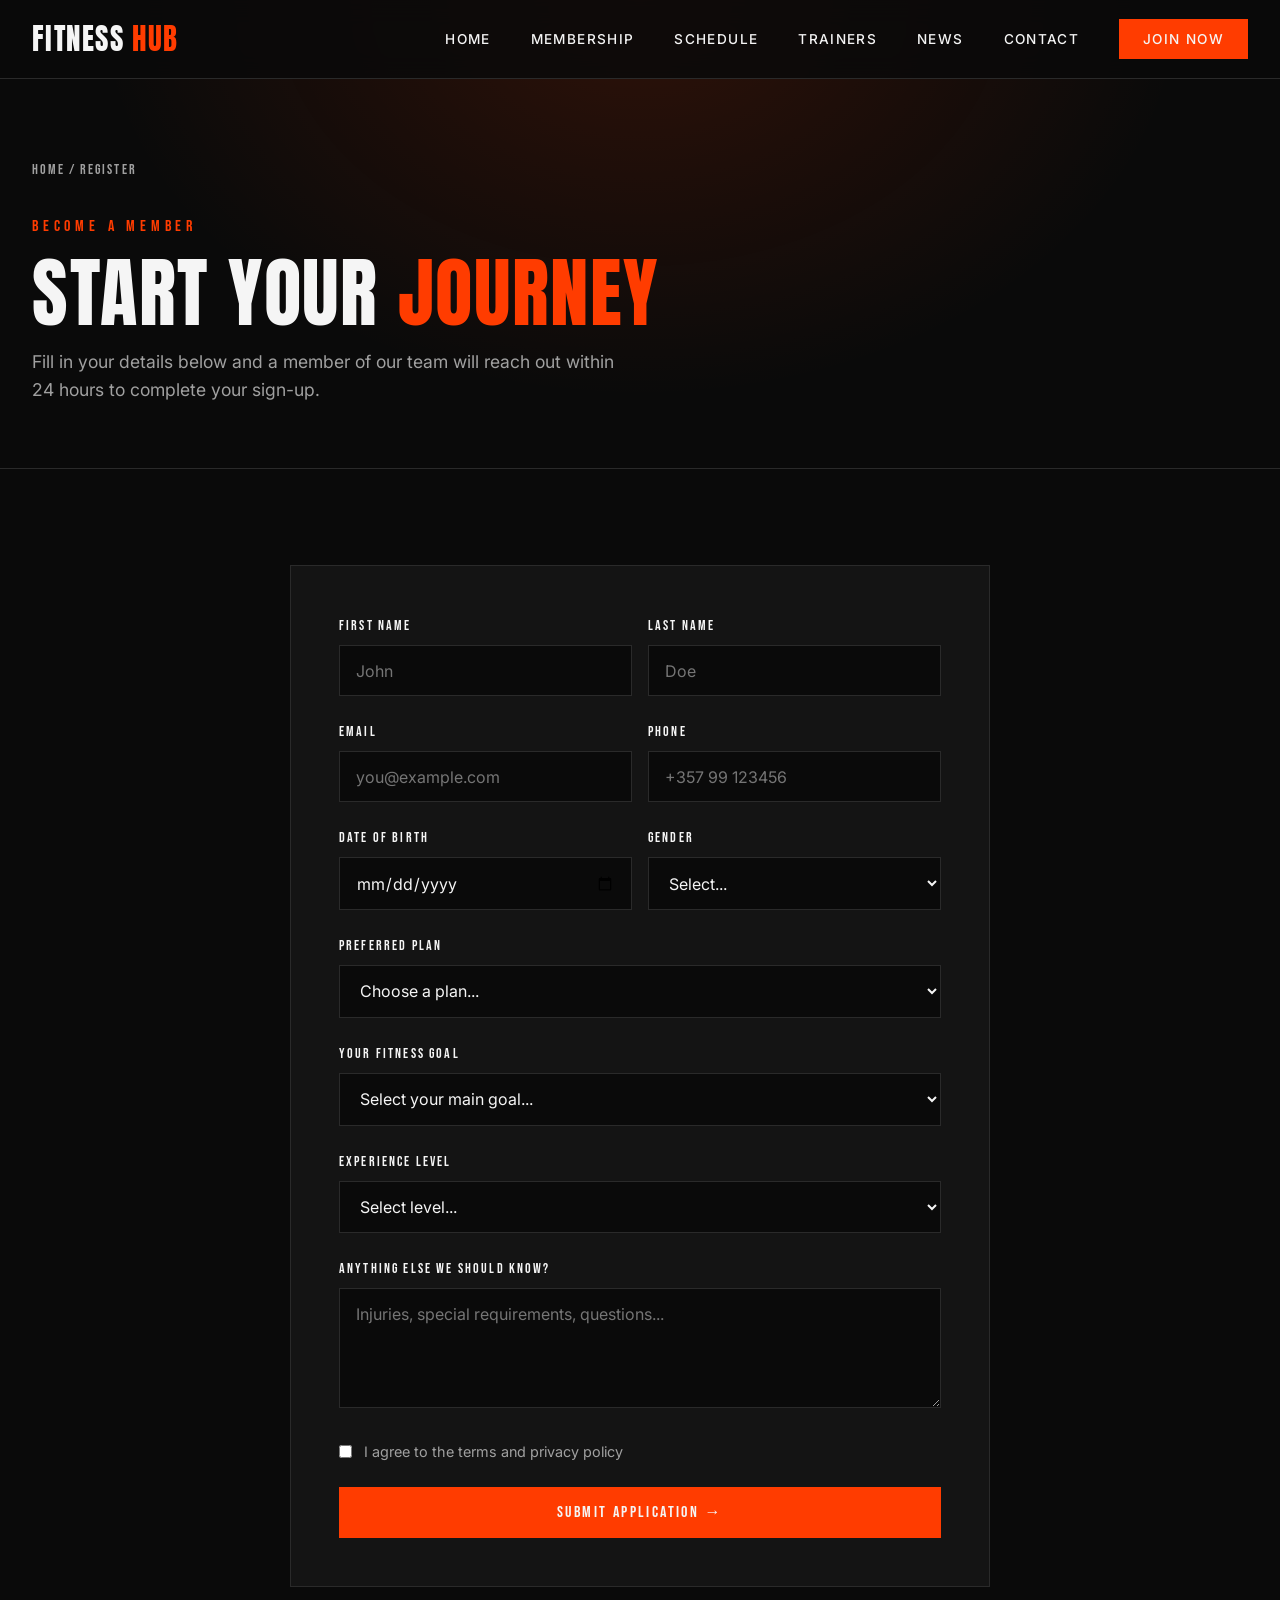
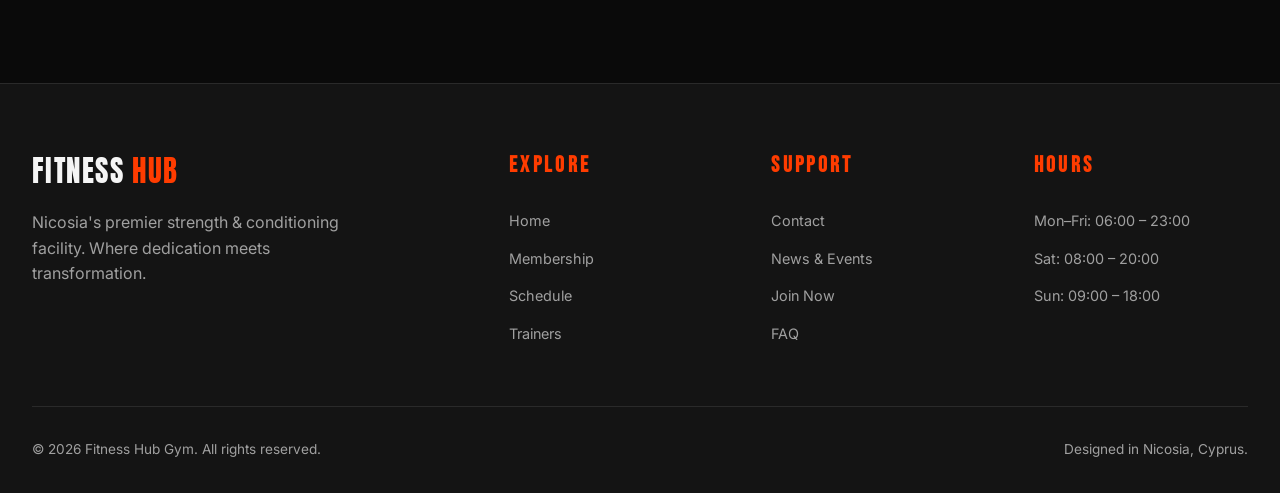
<file: register.html>
<!DOCTYPE html>
<html lang="en">
<head>
  <meta charset="UTF-8">
  <meta name="viewport" content="width=device-width, initial-scale=1.0">
  <title>Register — FITNESS HUB GYM</title>
  <link rel="stylesheet" href="css/style.css">
</head>
<body>

  <header>
  <nav class="navbar">
    <div class="nav-container">
      <a href="index.html" class="logo">FITNESS<span>HUB</span></a>
      <ul class="nav-links">
        <li><a href="index.html">Home</a></li>
        <li><a href="membership.html">Membership</a></li>
        <li><a href="schedule.html">Schedule</a></li>
        <li><a href="trainers.html">Trainers</a></li>
        <li><a href="announcements.html">News</a></li>
        <li><a href="contact.html">Contact</a></li>
        <li><a href="register.html" class="nav-cta">Join Now</a></li>
      </ul>
      <button class="hamburger">☰</button>
    </div>
  </nav>
  </header>

  <main>
  <section class="page-header">
    <div class="page-header-content">
      <div class="breadcrumb"><a href="index.html">Home</a> / Register</div>
      <span class="eyebrow">Become a Member</span>
      <h1>Start Your <span style="color: var(--color-accent);">Journey</span></h1>
      <p>Fill in your details below and a member of our team will reach out within 24 hours to complete your sign-up.</p>
    </div>
  </section>

  <section class="section">
    <div class="section-container">
      <div class="form-container">

        <div class="form-success" id="form-success">
          ✓ APPLICATION SENT — We'll contact you within 24 hours.
        </div>

        <form id="registration-form">

          <div class="form-row">
            <div class="form-group">
              <label for="firstname">First Name</label>
              <input type="text" id="firstname" name="firstname" placeholder="John" required>
            </div>
            <div class="form-group">
              <label for="lastname">Last Name</label>
              <input type="text" id="lastname" name="lastname" placeholder="Doe" required>
            </div>
          </div>

          <div class="form-row">
            <div class="form-group">
              <label for="email">Email</label>
              <input type="email" id="email" name="email" placeholder="you@example.com" required>
            </div>
            <div class="form-group">
              <label for="phone">Phone</label>
              <input type="tel" id="phone" name="phone" placeholder="+357 99 123456" required>
            </div>
          </div>

          <div class="form-row">
            <div class="form-group">
              <label for="dob">Date of Birth</label>
              <input type="date" id="dob" name="dob" required>
            </div>
            <div class="form-group">
              <label for="gender">Gender</label>
              <select id="gender" name="gender">
                <option value="">Select...</option>
                <option value="male">Male</option>
                <option value="female">Female</option>
                <option value="other">Other</option>
                <option value="prefer-not">Prefer not to say</option>
              </select>
            </div>
          </div>

          <div class="form-group">
            <label for="plan">Preferred Plan</label>
            <select id="plan" name="plan" required>
              <option value="">Choose a plan...</option>
              <option value="starter">Starter — €29/month</option>
              <option value="athlete">Athlete — €49/month (Most Popular)</option>
              <option value="elite">Elite — €89/month</option>
              <option value="trial">3-Day Free Trial</option>
              <option value="not-sure">Not sure yet — please advise</option>
            </select>
          </div>

          <div class="form-group">
            <label for="goal">Your Fitness Goal</label>
            <select id="goal" name="goal">
              <option value="">Select your main goal...</option>
              <option value="weight-loss">Weight Loss</option>
              <option value="muscle">Muscle Gain</option>
              <option value="strength">Strength & Power</option>
              <option value="endurance">Endurance & Cardio</option>
              <option value="flexibility">Flexibility & Mobility</option>
              <option value="general">General Fitness</option>
              <option value="competition">Competition Prep</option>
            </select>
          </div>

          <div class="form-group">
            <label for="experience">Experience Level</label>
            <select id="experience" name="experience">
              <option value="">Select level...</option>
              <option value="beginner">Beginner (0–1 year)</option>
              <option value="intermediate">Intermediate (1–3 years)</option>
              <option value="advanced">Advanced (3+ years)</option>
            </select>
          </div>

          <div class="form-group">
            <label for="message">Anything else we should know?</label>
            <textarea id="message" name="message" placeholder="Injuries, special requirements, questions..."></textarea>
          </div>

          <div class="form-group">
            <label style="display: flex; align-items: center; gap: 0.75rem; font-family: var(--font-body); text-transform: none; letter-spacing: normal; font-size: 0.9rem; color: var(--color-text-dim);">
              <input type="checkbox" required style="width: auto; margin: 0;">
              I agree to the terms and privacy policy
            </label>
          </div>

          <button type="submit" class="btn btn-primary" style="width: 100%; justify-content: center;">
            Submit Application →
          </button>

        </form>
      </div>
    </div>
  </section>

  </main>

  <footer class="footer">
    <div class="footer-container">
      <div class="footer-grid">
        <div class="footer-brand">
          <div class="logo">FITNESS<span>HUB</span></div>
          <p>Nicosia's premier strength & conditioning facility. Where dedication meets transformation.</p>
        </div>
        <div class="footer-col">
          <h4>Explore</h4>
          <ul>
            <li><a href="index.html">Home</a></li>
            <li><a href="membership.html">Membership</a></li>
            <li><a href="schedule.html">Schedule</a></li>
            <li><a href="trainers.html">Trainers</a></li>
          </ul>
        </div>
        <div class="footer-col">
          <h4>Support</h4>
          <ul>
            <li><a href="contact.html">Contact</a></li>
            <li><a href="announcements.html">News & Events</a></li>
            <li><a href="register.html">Join Now</a></li>
            <li><a href="#">FAQ</a></li>
          </ul>
        </div>
        <div class="footer-col">
          <h4>Hours</h4>
          <ul>
            <li><a href="#">Mon–Fri: 06:00 – 23:00</a></li>
            <li><a href="#">Sat: 08:00 – 20:00</a></li>
            <li><a href="#">Sun: 09:00 – 18:00</a></li>
          </ul>
        </div>
      </div>
      <div class="footer-bottom">
        <p>© 2026 Fitness Hub Gym. All rights reserved.</p>
        <p>Designed in Nicosia, Cyprus.</p>
      </div>
    </div>
  </footer>

  <script src="js/main.js"></script>
</body>
</html>
</file>
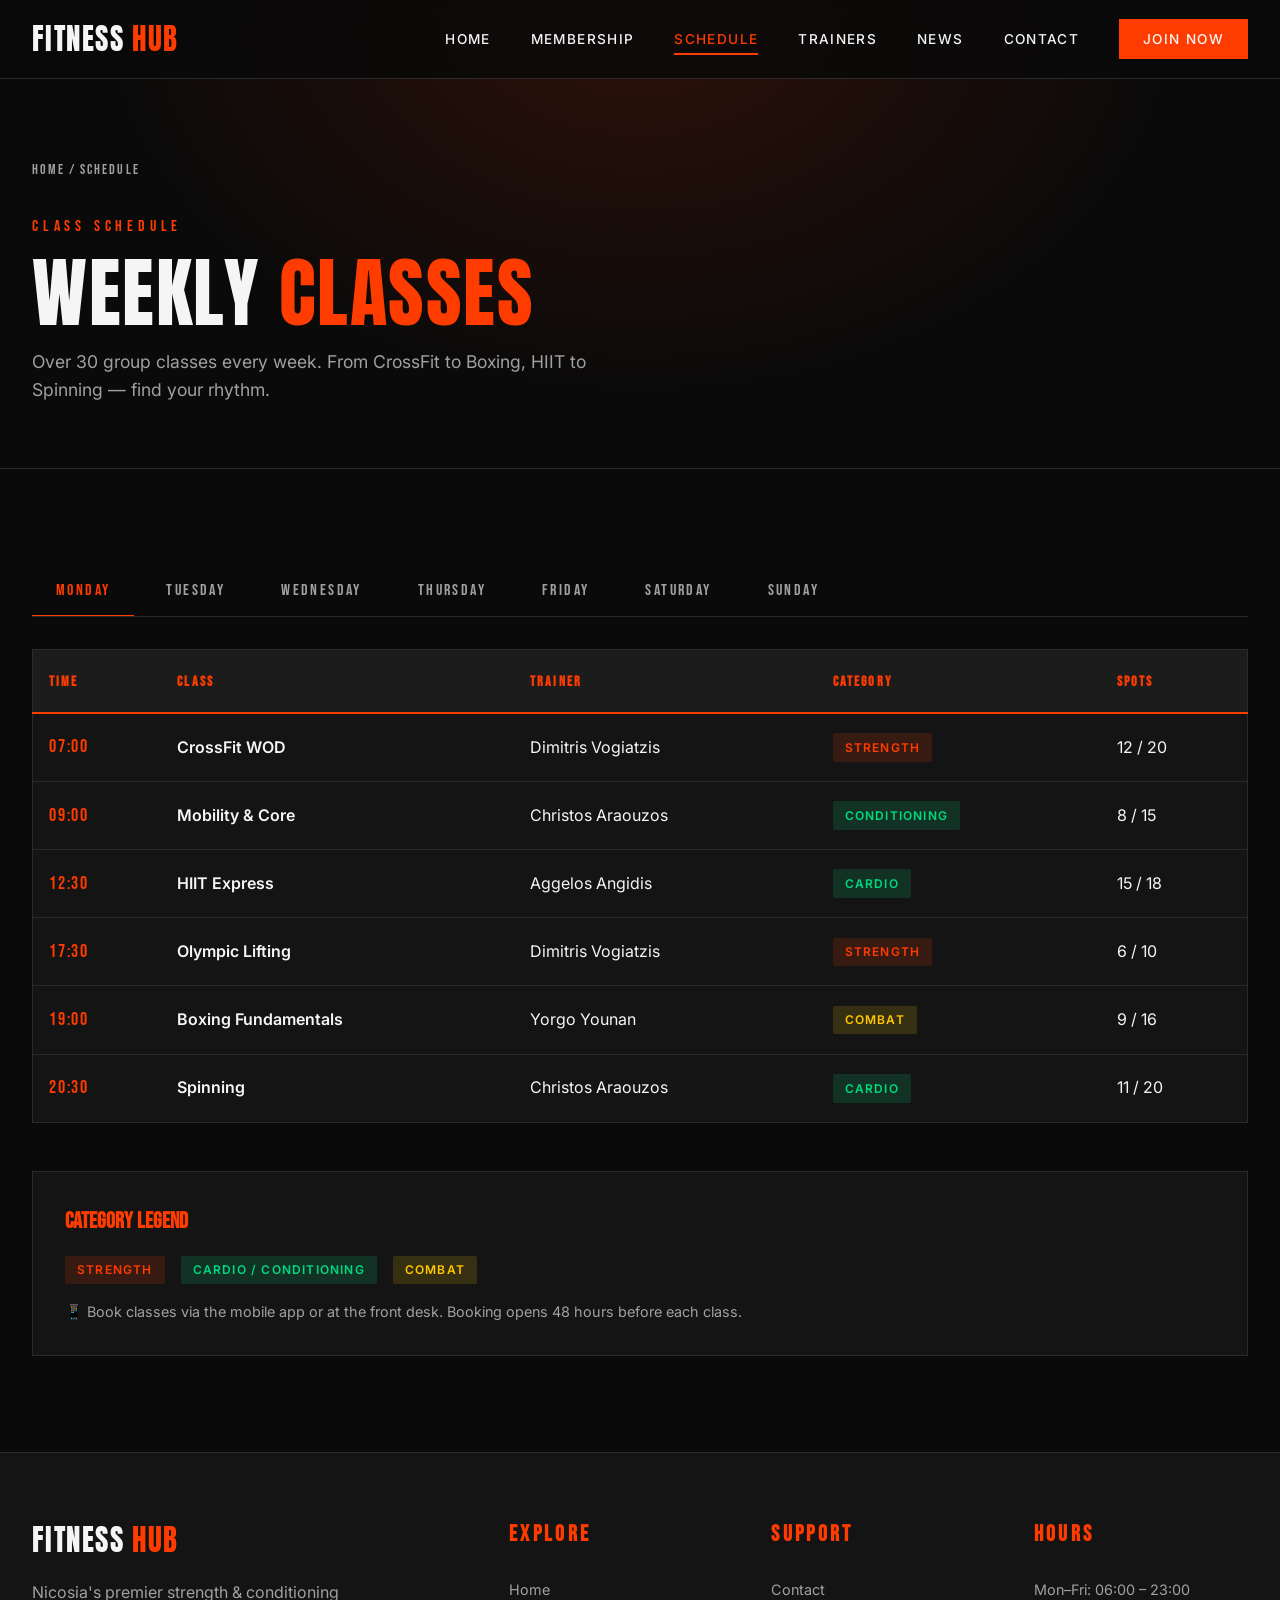
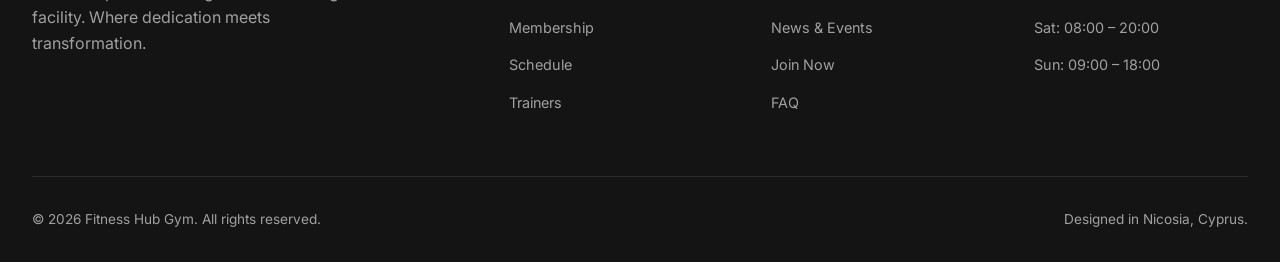
<file: schedule.html>
<!DOCTYPE html>
<html lang="en">
<head>
  <meta charset="UTF-8">
  <meta name="viewport" content="width=device-width, initial-scale=1.0">
  <title>Class Schedule — FITNESS HUB GYM</title>
  <link rel="stylesheet" href="css/style.css">
</head>
<body>

  <header>
  <nav class="navbar">
    <div class="nav-container">
      <a href="index.html" class="logo">FITNESS<span>HUB</span></a>
      <ul class="nav-links">
        <li><a href="index.html">Home</a></li>
        <li><a href="membership.html">Membership</a></li>
        <li><a href="schedule.html" class="active">Schedule</a></li>
        <li><a href="trainers.html">Trainers</a></li>
        <li><a href="announcements.html">News</a></li>
        <li><a href="contact.html">Contact</a></li>
        <li><a href="register.html" class="nav-cta">Join Now</a></li>
      </ul>
      <button class="hamburger">☰</button>
    </div>
  </nav>
  </header>

  <main>
  <section class="page-header">
    <div class="page-header-content">
      <div class="breadcrumb"><a href="index.html">Home</a> / Schedule</div>
      <span class="eyebrow">Class Schedule</span>
      <h1>Weekly <span style="color: var(--color-accent);">Classes</span></h1>
      <p>Over 30 group classes every week. From CrossFit to Boxing, HIIT to Spinning — find your rhythm.</p>
    </div>
  </section>

  <section class="section">
    <div class="section-container">

      <!-- TABS -->
      <div class="schedule-tabs">
        <button class="tab-btn active" data-tab="monday">Monday</button>
        <button class="tab-btn" data-tab="tuesday">Tuesday</button>
        <button class="tab-btn" data-tab="wednesday">Wednesday</button>
        <button class="tab-btn" data-tab="thursday">Thursday</button>
        <button class="tab-btn" data-tab="friday">Friday</button>
        <button class="tab-btn" data-tab="saturday">Saturday</button>
        <button class="tab-btn" data-tab="sunday">Sunday</button>
      </div>

      <!-- MONDAY -->
      <div id="monday" class="tab-content">
        <table class="schedule-table">
          <thead>
            <tr>
              <th>Time</th>
              <th>Class</th>
              <th>Trainer</th>
              <th>Category</th>
              <th>Spots</th>
            </tr>
          </thead>
          <tbody>
            <tr>
              <td class="time">07:00</td>
              <td class="class-name">CrossFit WOD</td>
              <td>Dimitris Vogiatzis</td>
              <td><span class="tag tag-strength">Strength</span></td>
              <td>12 / 20</td>
            </tr>
            <tr>
              <td class="time">09:00</td>
              <td class="class-name">Mobility & Core</td>
              <td>Christos Araouzos</td>
              <td><span class="tag tag-cardio">Conditioning</span></td>
              <td>8 / 15</td>
            </tr>
            <tr>
              <td class="time">12:30</td>
              <td class="class-name">HIIT Express</td>
              <td>Aggelos Angidis</td>
              <td><span class="tag tag-cardio">Cardio</span></td>
              <td>15 / 18</td>
            </tr>
            <tr>
              <td class="time">17:30</td>
              <td class="class-name">Olympic Lifting</td>
              <td>Dimitris Vogiatzis</td>
              <td><span class="tag tag-strength">Strength</span></td>
              <td>6 / 10</td>
            </tr>
            <tr>
              <td class="time">19:00</td>
              <td class="class-name">Boxing Fundamentals</td>
              <td>Yorgo Younan</td>
              <td><span class="tag tag-combat">Combat</span></td>
              <td>9 / 16</td>
            </tr>
            <tr>
              <td class="time">20:30</td>
              <td class="class-name">Spinning</td>
              <td>Christos Araouzos</td>
              <td><span class="tag tag-cardio">Cardio</span></td>
              <td>11 / 20</td>
            </tr>
          </tbody>
        </table>
      </div>

      <!-- TUESDAY -->
      <div id="tuesday" class="tab-content" style="display:none;">
        <table class="schedule-table">
          <thead>
            <tr>
              <th>Time</th>
              <th>Class</th>
              <th>Trainer</th>
              <th>Category</th>
              <th>Spots</th>
            </tr>
          </thead>
          <tbody>
            <tr>
              <td class="time">06:30</td>
              <td class="class-name">Sunrise Strength</td>
              <td>Dimitris Vogiatzis</td>
              <td><span class="tag tag-strength">Strength</span></td>
              <td>10 / 15</td>
            </tr>
            <tr>
              <td class="time">10:00</td>
              <td class="class-name">Core Conditioning</td>
              <td>Christos Araouzos</td>
              <td><span class="tag tag-cardio">Conditioning</span></td>
              <td>7 / 12</td>
            </tr>
            <tr>
              <td class="time">13:00</td>
              <td class="class-name">Functional Training</td>
              <td>Aggelos Angidis</td>
              <td><span class="tag tag-strength">Strength</span></td>
              <td>14 / 18</td>
            </tr>
            <tr>
              <td class="time">18:00</td>
              <td class="class-name">Kickboxing</td>
              <td>Yorgo Younan</td>
              <td><span class="tag tag-combat">Combat</span></td>
              <td>12 / 16</td>
            </tr>
            <tr>
              <td class="time">19:30</td>
              <td class="class-name">CrossFit WOD</td>
              <td>Aggelos Angidis</td>
              <td><span class="tag tag-strength">Strength</span></td>
              <td>17 / 20</td>
            </tr>
          </tbody>
        </table>
      </div>

      <!-- WEDNESDAY -->
      <div id="wednesday" class="tab-content" style="display:none;">
        <table class="schedule-table">
          <thead>
            <tr>
              <th>Time</th>
              <th>Class</th>
              <th>Trainer</th>
              <th>Category</th>
              <th>Spots</th>
            </tr>
          </thead>
          <tbody>
            <tr>
              <td class="time">07:00</td>
              <td class="class-name">Power Hour</td>
              <td>Dimitris Vogiatzis</td>
              <td><span class="tag tag-strength">Strength</span></td>
              <td>11 / 15</td>
            </tr>
            <tr>
              <td class="time">09:30</td>
              <td class="class-name">Mobility Flow</td>
              <td>Christos Araouzos</td>
              <td><span class="tag tag-cardio">Conditioning</span></td>
              <td>9 / 15</td>
            </tr>
            <tr>
              <td class="time">12:30</td>
              <td class="class-name">HIIT Express</td>
              <td>Christos Araouzos</td>
              <td><span class="tag tag-cardio">Cardio</span></td>
              <td>16 / 18</td>
            </tr>
            <tr>
              <td class="time">18:00</td>
              <td class="class-name">Olympic Lifting</td>
              <td>Dimitris Vogiatzis</td>
              <td><span class="tag tag-strength">Strength</span></td>
              <td>5 / 10</td>
            </tr>
            <tr>
              <td class="time">19:30</td>
              <td class="class-name">Spinning</td>
              <td>Christos Araouzos</td>
              <td><span class="tag tag-cardio">Cardio</span></td>
              <td>13 / 20</td>
            </tr>
          </tbody>
        </table>
      </div>

      <!-- THURSDAY -->
      <div id="thursday" class="tab-content" style="display:none;">
        <table class="schedule-table">
          <thead>
            <tr>
              <th>Time</th>
              <th>Class</th>
              <th>Trainer</th>
              <th>Category</th>
              <th>Spots</th>
            </tr>
          </thead>
          <tbody>
            <tr>
              <td class="time">06:30</td>
              <td class="class-name">CrossFit WOD</td>
              <td>Dimitris Vogiatzis</td>
              <td><span class="tag tag-strength">Strength</span></td>
              <td>14 / 20</td>
            </tr>
            <tr>
              <td class="time">10:00</td>
              <td class="class-name">Mobility & Stretch</td>
              <td>Christos Araouzos</td>
              <td><span class="tag tag-cardio">Conditioning</span></td>
              <td>6 / 12</td>
            </tr>
            <tr>
              <td class="time">13:00</td>
              <td class="class-name">Functional Training</td>
              <td>Aggelos Angidis</td>
              <td><span class="tag tag-strength">Strength</span></td>
              <td>12 / 18</td>
            </tr>
            <tr>
              <td class="time">18:30</td>
              <td class="class-name">Boxing Advanced</td>
              <td>Yorgo Younan</td>
              <td><span class="tag tag-combat">Combat</span></td>
              <td>8 / 14</td>
            </tr>
            <tr>
              <td class="time">20:00</td>
              <td class="class-name">Stretch & Recover</td>
              <td>Christos Araouzos</td>
              <td><span class="tag tag-cardio">Conditioning</span></td>
              <td>10 / 15</td>
            </tr>
          </tbody>
        </table>
      </div>

      <!-- FRIDAY -->
      <div id="friday" class="tab-content" style="display:none;">
        <table class="schedule-table">
          <thead>
            <tr>
              <th>Time</th>
              <th>Class</th>
              <th>Trainer</th>
              <th>Category</th>
              <th>Spots</th>
            </tr>
          </thead>
          <tbody>
            <tr>
              <td class="time">07:00</td>
              <td class="class-name">Friday Crusher</td>
              <td>Aggelos Angidis</td>
              <td><span class="tag tag-strength">Strength</span></td>
              <td>15 / 20</td>
            </tr>
            <tr>
              <td class="time">12:30</td>
              <td class="class-name">HIIT Express</td>
              <td>Christos Araouzos</td>
              <td><span class="tag tag-cardio">Cardio</span></td>
              <td>14 / 18</td>
            </tr>
            <tr>
              <td class="time">17:30</td>
              <td class="class-name">Powerlifting</td>
              <td>Dimitris Vogiatzis</td>
              <td><span class="tag tag-strength">Strength</span></td>
              <td>7 / 10</td>
            </tr>
            <tr>
              <td class="time">19:00</td>
              <td class="class-name">Kickboxing</td>
              <td>Yorgo Younan</td>
              <td><span class="tag tag-combat">Combat</span></td>
              <td>11 / 16</td>
            </tr>
            <tr>
              <td class="time">20:30</td>
              <td class="class-name">Cool-Down Conditioning</td>
              <td>Christos Araouzos</td>
              <td><span class="tag tag-cardio">Conditioning</span></td>
              <td>9 / 15</td>
            </tr>
          </tbody>
        </table>
      </div>

      <!-- SATURDAY -->
      <div id="saturday" class="tab-content" style="display:none;">
        <table class="schedule-table">
          <thead>
            <tr>
              <th>Time</th>
              <th>Class</th>
              <th>Trainer</th>
              <th>Category</th>
              <th>Spots</th>
            </tr>
          </thead>
          <tbody>
            <tr>
              <td class="time">09:00</td>
              <td class="class-name">Weekend Warrior WOD</td>
              <td>Dimitris Vogiatzis</td>
              <td><span class="tag tag-strength">Strength</span></td>
              <td>18 / 25</td>
            </tr>
            <tr>
              <td class="time">10:30</td>
              <td class="class-name">Boxing Open Mat</td>
              <td>Yorgo Younan</td>
              <td><span class="tag tag-combat">Combat</span></td>
              <td>12 / 20</td>
            </tr>
            <tr>
              <td class="time">12:00</td>
              <td class="class-name">Core Power</td>
              <td>Christos Araouzos</td>
              <td><span class="tag tag-cardio">Conditioning</span></td>
              <td>11 / 15</td>
            </tr>
            <tr>
              <td class="time">15:00</td>
              <td class="class-name">Spinning Marathon</td>
              <td>Christos Araouzos</td>
              <td><span class="tag tag-cardio">Cardio</span></td>
              <td>17 / 20</td>
            </tr>
          </tbody>
        </table>
      </div>

      <!-- SUNDAY -->
      <div id="sunday" class="tab-content" style="display:none;">
        <table class="schedule-table">
          <thead>
            <tr>
              <th>Time</th>
              <th>Class</th>
              <th>Trainer</th>
              <th>Category</th>
              <th>Spots</th>
            </tr>
          </thead>
          <tbody>
            <tr>
              <td class="time">10:00</td>
              <td class="class-name">Sunday Mobility</td>
              <td>Christos Araouzos</td>
              <td><span class="tag tag-cardio">Conditioning</span></td>
              <td>13 / 18</td>
            </tr>
            <tr>
              <td class="time">11:30</td>
              <td class="class-name">Open Gym (No Class)</td>
              <td>—</td>
              <td><span class="tag tag-strength">Strength</span></td>
              <td>Unlimited</td>
            </tr>
            <tr>
              <td class="time">16:00</td>
              <td class="class-name">Mobility & Recovery</td>
              <td>Christos Araouzos</td>
              <td><span class="tag tag-cardio">Conditioning</span></td>
              <td>7 / 12</td>
            </tr>
          </tbody>
        </table>
      </div>

      <!-- LEGEND -->
      <div class="info-box" style="margin-top: 3rem;">
        <h4 style="margin-bottom: 1rem; color: var(--color-accent);">CATEGORY LEGEND</h4>
        <div style="display: flex; flex-wrap: wrap; gap: 1rem;">
          <span class="tag tag-strength">Strength</span>
          <span class="tag tag-cardio">Cardio / Conditioning</span>
          <span class="tag tag-combat">Combat</span>
        </div>
        <p style="margin-top: 1rem; font-size: 0.9rem;">
          📱 Book classes via the mobile app or at the front desk. Booking opens 48 hours before each class.
        </p>
      </div>
    </div>
  </section>

  </main>

  <footer class="footer">
    <div class="footer-container">
      <div class="footer-grid">
        <div class="footer-brand">
          <div class="logo">FITNESS<span>HUB</span></div>
          <p>Nicosia's premier strength & conditioning facility. Where dedication meets transformation.</p>
        </div>
        <div class="footer-col">
          <h4>Explore</h4>
          <ul>
            <li><a href="index.html">Home</a></li>
            <li><a href="membership.html">Membership</a></li>
            <li><a href="schedule.html">Schedule</a></li>
            <li><a href="trainers.html">Trainers</a></li>
          </ul>
        </div>
        <div class="footer-col">
          <h4>Support</h4>
          <ul>
            <li><a href="contact.html">Contact</a></li>
            <li><a href="announcements.html">News & Events</a></li>
            <li><a href="register.html">Join Now</a></li>
            <li><a href="#">FAQ</a></li>
          </ul>
        </div>
        <div class="footer-col">
          <h4>Hours</h4>
          <ul>
            <li><a href="#">Mon–Fri: 06:00 – 23:00</a></li>
            <li><a href="#">Sat: 08:00 – 20:00</a></li>
            <li><a href="#">Sun: 09:00 – 18:00</a></li>
          </ul>
        </div>
      </div>
      <div class="footer-bottom">
        <p>© 2026 Fitness Hub Gym. All rights reserved.</p>
        <p>Designed in Nicosia, Cyprus.</p>
      </div>
    </div>
  </footer>

  <script src="js/main.js"></script>
</body>
</html>
</file>
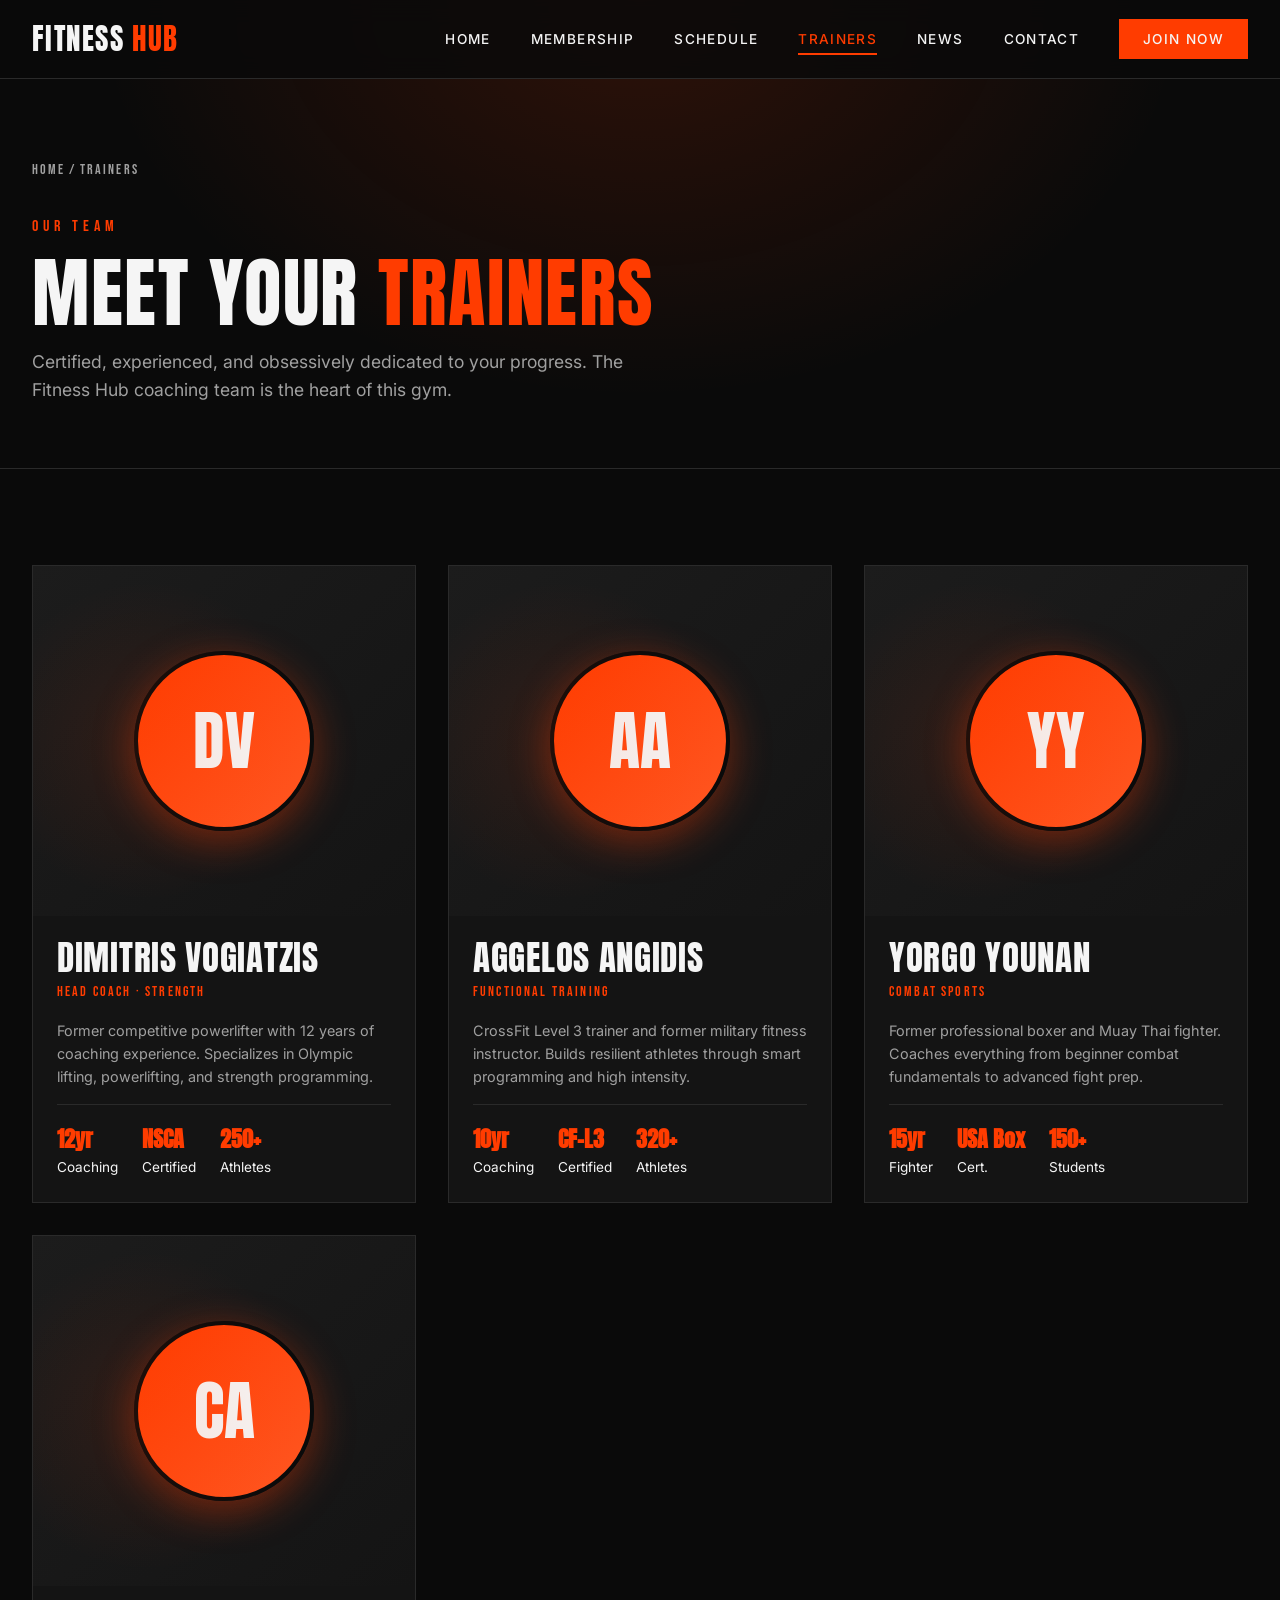
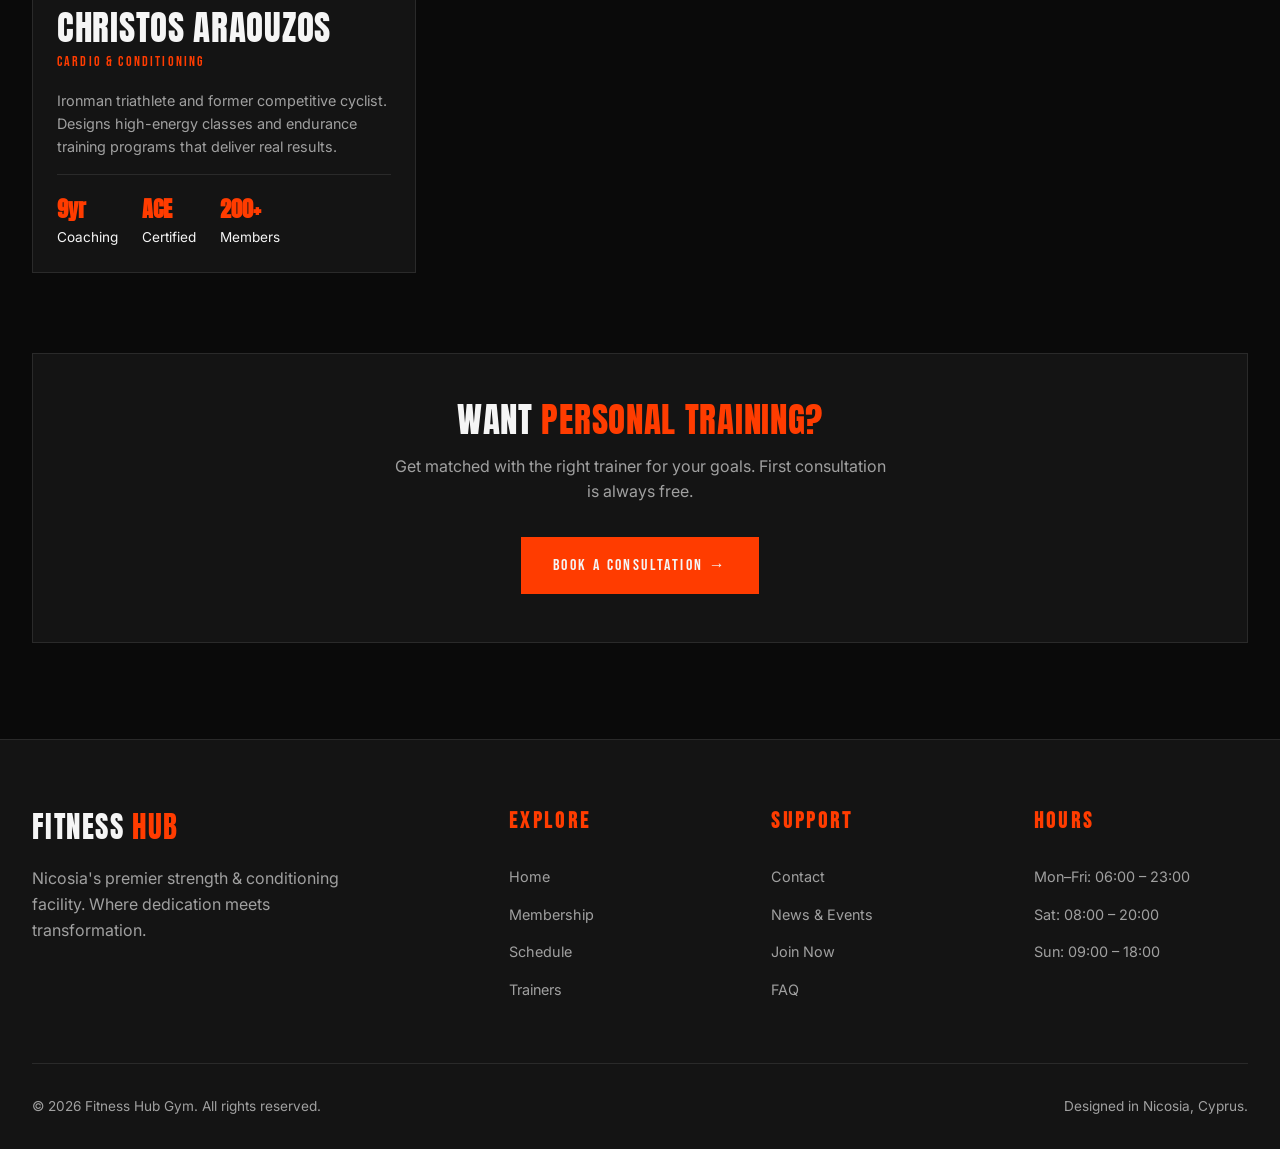
<file: trainers.html>
<!DOCTYPE html>
<html lang="en">
<head>
  <meta charset="UTF-8">
  <meta name="viewport" content="width=device-width, initial-scale=1.0">
  <title>Our Trainers — FITNESS HUB GYM</title>
  <link rel="stylesheet" href="css/style.css">
</head>
<body>

  <header>
  <nav class="navbar">
    <div class="nav-container">
      <a href="index.html" class="logo">FITNESS<span>HUB</span></a>
      <ul class="nav-links">
        <li><a href="index.html">Home</a></li>
        <li><a href="membership.html">Membership</a></li>
        <li><a href="schedule.html">Schedule</a></li>
        <li><a href="trainers.html" class="active">Trainers</a></li>
        <li><a href="announcements.html">News</a></li>
        <li><a href="contact.html">Contact</a></li>
        <li><a href="register.html" class="nav-cta">Join Now</a></li>
      </ul>
      <button class="hamburger">☰</button>
    </div>
  </nav>
  </header>

  <main>
  <section class="page-header">
    <div class="page-header-content">
      <div class="breadcrumb"><a href="index.html">Home</a> / Trainers</div>
      <span class="eyebrow">Our Team</span>
      <h1>Meet Your <span style="color: var(--color-accent);">Trainers</span></h1>
      <p>Certified, experienced, and obsessively dedicated to your progress. The Fitness Hub coaching team is the heart of this gym.</p>
    </div>
  </section>

  <section class="section">
    <div class="section-container">
      <div class="trainers-grid">

        <div class="trainer-card">
          <div class="trainer-image">
            <div class="trainer-avatar">DV</div>
          </div>
          <div class="trainer-info">
            <h3>Dimitris Vogiatzis</h3>
            <div class="trainer-specialty">Head Coach · Strength</div>
            <p class="trainer-bio">Former competitive powerlifter with 12 years of coaching experience. Specializes in Olympic lifting, powerlifting, and strength programming.</p>
            <div class="trainer-stats">
              <div><strong>12yr</strong>Coaching</div>
              <div><strong>NSCA</strong>Certified</div>
              <div><strong>250+</strong>Athletes</div>
            </div>
          </div>
        </div>

        <div class="trainer-card">
          <div class="trainer-image">
            <div class="trainer-avatar">AA</div>
          </div>
          <div class="trainer-info">
            <h3>Aggelos Angidis</h3>
            <div class="trainer-specialty">Functional Training</div>
            <p class="trainer-bio">CrossFit Level 3 trainer and former military fitness instructor. Builds resilient athletes through smart programming and high intensity.</p>
            <div class="trainer-stats">
              <div><strong>10yr</strong>Coaching</div>
              <div><strong>CF-L3</strong>Certified</div>
              <div><strong>320+</strong>Athletes</div>
            </div>
          </div>
        </div>

        <div class="trainer-card">
          <div class="trainer-image">
            <div class="trainer-avatar">YY</div>
          </div>
          <div class="trainer-info">
            <h3>Yorgo Younan</h3>
            <div class="trainer-specialty">Combat Sports</div>
            <p class="trainer-bio">Former professional boxer and Muay Thai fighter. Coaches everything from beginner combat fundamentals to advanced fight prep.</p>
            <div class="trainer-stats">
              <div><strong>15yr</strong>Fighter</div>
              <div><strong>USA Box</strong>Cert.</div>
              <div><strong>150+</strong>Students</div>
            </div>
          </div>
        </div>

        <div class="trainer-card">
          <div class="trainer-image">
            <div class="trainer-avatar">CA</div>
          </div>
          <div class="trainer-info">
            <h3>Christos Araouzos</h3>
            <div class="trainer-specialty">Cardio & Conditioning</div>
            <p class="trainer-bio">Ironman triathlete and former competitive cyclist. Designs high-energy classes and endurance training programs that deliver real results.</p>
            <div class="trainer-stats">
              <div><strong>9yr</strong>Coaching</div>
              <div><strong>ACE</strong>Certified</div>
              <div><strong>200+</strong>Members</div>
            </div>
          </div>
        </div>

      </div>

      <!-- CTA -->
      <div class="cta-box">
        <h3 style="margin-bottom: 1rem;">Want <span style="color: var(--color-accent);">Personal Training?</span></h3>
        <p style="max-width: 500px; margin: 0 auto 2rem;">
          Get matched with the right trainer for your goals. First consultation is always free.
        </p>
        <a href="contact.html" class="btn btn-primary">Book a Consultation →</a>
      </div>
    </div>
  </section>

  </main>

  <footer class="footer">
    <div class="footer-container">
      <div class="footer-grid">
        <div class="footer-brand">
          <div class="logo">FITNESS<span>HUB</span></div>
          <p>Nicosia's premier strength & conditioning facility. Where dedication meets transformation.</p>
        </div>
        <div class="footer-col">
          <h4>Explore</h4>
          <ul>
            <li><a href="index.html">Home</a></li>
            <li><a href="membership.html">Membership</a></li>
            <li><a href="schedule.html">Schedule</a></li>
            <li><a href="trainers.html">Trainers</a></li>
          </ul>
        </div>
        <div class="footer-col">
          <h4>Support</h4>
          <ul>
            <li><a href="contact.html">Contact</a></li>
            <li><a href="announcements.html">News & Events</a></li>
            <li><a href="register.html">Join Now</a></li>
            <li><a href="#">FAQ</a></li>
          </ul>
        </div>
        <div class="footer-col">
          <h4>Hours</h4>
          <ul>
            <li><a href="#">Mon–Fri: 06:00 – 23:00</a></li>
            <li><a href="#">Sat: 08:00 – 20:00</a></li>
            <li><a href="#">Sun: 09:00 – 18:00</a></li>
          </ul>
        </div>
      </div>
      <div class="footer-bottom">
        <p>© 2026 Fitness Hub Gym. All rights reserved.</p>
        <p>Designed in Nicosia, Cyprus.</p>
      </div>
    </div>
  </footer>

  <script src="js/main.js"></script>
</body>
</html>
</file>
<file: css/style.css>
/* ============================================
   FITNESS HUB - Main Stylesheet
   ============================================ */

@import url('https://fonts.googleapis.com/css2?family=Anton&family=Bebas+Neue&family=Inter:wght@300;400;500;600;700;800&display=swap');

:root {
  --color-bg: #0a0a0a;
  --color-bg-alt: #141414;
  --color-surface: #1c1c1c;
  --color-text: #f5f5f5;
  --color-text-dim: #a0a0a0;
  --color-accent: #ff3c00;
  --color-accent-glow: rgba(255, 60, 0, 0.4);
  --color-border: #2a2a2a;
  --color-success: #00d97e;

  --font-display: 'Anton', sans-serif;
  --font-heading: 'Bebas Neue', sans-serif;
  --font-body: 'Inter', sans-serif;

  --transition: 0.3s cubic-bezier(0.4, 0, 0.2, 1);
  --max-width: 1280px;
}

* {
  margin: 0;
  padding: 0;
  box-sizing: border-box;
}

html {
  scroll-behavior: smooth;
}

body {
  font-family: var(--font-body);
  background-color: var(--color-bg);
  color: var(--color-text);
  line-height: 1.6;
  overflow-x: hidden;
  min-height: 100vh;
}

/* ===== TYPOGRAPHY ===== */
h1, h2, h3 {
  font-family: var(--font-display);
  font-weight: 400;
  letter-spacing: 0.02em;
  line-height: 1;
  text-transform: uppercase;
}

h1 { font-size: clamp(3rem, 8vw, 6.5rem); }
h2 { font-size: clamp(2.2rem, 5vw, 3.8rem); }
h3 { font-size: clamp(1.5rem, 3vw, 2.2rem); }
h4 { font-size: 1.4rem; font-family: var(--font-heading); }

p { color: var(--color-text-dim); }

a {
  color: inherit;
  text-decoration: none;
}

/* ===== NAVIGATION ===== */
.navbar {
  position: fixed;
  top: 0;
  left: 0;
  right: 0;
  z-index: 1000;
  background: rgba(10, 10, 10, 0.85);
  backdrop-filter: blur(12px);
  -webkit-backdrop-filter: blur(12px);
  border-bottom: 1px solid var(--color-border);
  padding: 1rem 0;
}

.nav-container {
  max-width: var(--max-width);
  margin: 0 auto;
  padding: 0 2rem;
  display: flex;
  align-items: center;
  justify-content: space-between;
}

.logo {
  font-family: var(--font-display);
  font-size: 1.8rem;
  letter-spacing: 0.05em;
  text-transform: uppercase;
  display: flex;
  align-items: center;
  gap: 0.5rem;
}

.logo span {
  color: var(--color-accent);
}

.nav-links {
  display: flex;
  gap: 2.5rem;
  list-style: none;
}

.nav-links a {
  font-size: 0.85rem;
  font-weight: 500;
  letter-spacing: 0.1em;
  text-transform: uppercase;
  position: relative;
  padding: 0.5rem 0;
  transition: color var(--transition);
}

.nav-links a::after {
  content: '';
  position: absolute;
  bottom: 0;
  left: 0;
  width: 0;
  height: 2px;
  background: var(--color-accent);
  transition: width var(--transition);
}

.nav-links a:hover,
.nav-links a.active {
  color: var(--color-accent);
}

.nav-links a.active::after,
.nav-links a:hover::after {
  width: 100%;
}

.nav-cta {
  background: var(--color-accent);
  color: var(--color-text) !important;
  padding: 0.75rem 1.5rem !important;
  font-weight: 600;
  transition: all var(--transition);
}

.nav-cta:hover {
  background: #ff5722;
  box-shadow: 0 0 20px var(--color-accent-glow);
}

.nav-cta::after {
  display: none;
}

.hamburger {
  display: none;
  background: none;
  border: none;
  color: var(--color-text);
  font-size: 1.5rem;
  cursor: pointer;
}

/* ===== HERO SECTION ===== */
.hero {
  min-height: 100vh;
  display: flex;
  align-items: center;
  position: relative;
  padding: 8rem 2rem 4rem;
  overflow: hidden;
}

.hero::before {
  content: '';
  position: absolute;
  inset: 0;
  background:
    radial-gradient(ellipse at top right, rgba(255, 60, 0, 0.15), transparent 50%),
    linear-gradient(180deg, var(--color-bg) 0%, var(--color-bg-alt) 100%);
  z-index: -2;
}

.hero::after {
  content: '';
  position: absolute;
  inset: 0;
  background-image:
    linear-gradient(rgba(255, 255, 255, 0.03) 1px, transparent 1px),
    linear-gradient(90deg, rgba(255, 255, 255, 0.03) 1px, transparent 1px);
  background-size: 60px 60px;
  z-index: -1;
  mask-image: radial-gradient(ellipse at center, black 30%, transparent 70%);
  -webkit-mask-image: radial-gradient(ellipse at center, black 30%, transparent 70%);
}

.hero-content {
  max-width: var(--max-width);
  margin: 0 auto;
  display: grid;
  grid-template-columns: 1.2fr 0.8fr;
  gap: 4rem;
  align-items: center;
  width: 100%;
}

.hero-text .tagline {
  display: inline-block;
  font-family: var(--font-heading);
  font-size: 1rem;
  letter-spacing: 0.3em;
  color: var(--color-accent);
  margin-bottom: 1.5rem;
  padding: 0.5rem 1rem;
  border-left: 3px solid var(--color-accent);
}

.hero-text h1 {
  margin-bottom: 1.5rem;
}

.hero-text h1 .outline {
  -webkit-text-stroke: 2px var(--color-text);
  color: transparent;
  display: block;
}

.hero-text h1 .accent {
  color: var(--color-accent);
  display: block;
}

.hero-text p {
  font-size: 1.1rem;
  margin-bottom: 2rem;
  max-width: 500px;
}

.hero-buttons {
  display: flex;
  gap: 1rem;
  flex-wrap: wrap;
}

.btn {
  display: inline-flex;
  align-items: center;
  gap: 0.5rem;
  padding: 1rem 2rem;
  font-family: var(--font-heading);
  font-size: 1rem;
  letter-spacing: 0.15em;
  text-transform: uppercase;
  cursor: pointer;
  border: none;
  transition: all var(--transition);
  position: relative;
  overflow: hidden;
}

.btn-primary {
  background: var(--color-accent);
  color: var(--color-text);
}

.btn-primary:hover {
  background: #ff5722;
  box-shadow: 0 8px 30px var(--color-accent-glow);
  transform: translateY(-2px);
}

.btn-outline {
  background: transparent;
  color: var(--color-text);
  border: 2px solid var(--color-text);
}

.btn-outline:hover {
  background: var(--color-text);
  color: var(--color-bg);
}

.hero-stats {
  display: grid;
  gap: 1.5rem;
}

.stat-card {
  background: rgba(255, 255, 255, 0.03);
  border: 1px solid var(--color-border);
  padding: 1.5rem;
  position: relative;
  transition: all var(--transition);
}

.stat-card:hover {
  border-color: var(--color-accent);
  transform: translateX(-5px);
}

.stat-card .number {
  font-family: var(--font-display);
  font-size: 3rem;
  color: var(--color-accent);
  line-height: 1;
}

.stat-card .label {
  font-family: var(--font-heading);
  font-size: 0.9rem;
  letter-spacing: 0.15em;
  text-transform: uppercase;
  color: var(--color-text-dim);
  margin-top: 0.5rem;
}

/* ===== SECTIONS ===== */
.section {
  padding: 6rem 2rem;
  position: relative;
}

.section-container {
  max-width: var(--max-width);
  margin: 0 auto;
}

.section-header {
  margin-bottom: 4rem;
  text-align: left;
}

.section-header .eyebrow {
  font-family: var(--font-heading);
  font-size: 1rem;
  letter-spacing: 0.3em;
  color: var(--color-accent);
  margin-bottom: 1rem;
  display: block;
}

.section-header h2 {
  margin-bottom: 1rem;
}

.section-header h2 .outline {
  -webkit-text-stroke: 2px var(--color-text);
  color: transparent;
}

.section-header p {
  max-width: 600px;
  font-size: 1.05rem;
}

.section-alt { background: var(--color-bg-alt); }
.section-center { text-align: center; }

/* ===== FEATURE GRID (Home) ===== */
.features-grid {
  display: grid;
  grid-template-columns: repeat(3, 1fr);
  gap: 1.5rem;
}

.feature-card {
  background: var(--color-bg-alt);
  border: 1px solid var(--color-border);
  padding: 2.5rem 2rem;
  position: relative;
  overflow: hidden;
  transition: all var(--transition);
}

.feature-card::before {
  content: '';
  position: absolute;
  top: 0;
  left: 0;
  width: 4px;
  height: 0;
  background: var(--color-accent);
  transition: height var(--transition);
}

.feature-card:hover {
  background: var(--color-surface);
  transform: translateY(-5px);
}

.feature-card:hover::before {
  height: 100%;
}

.feature-card .icon {
  font-size: 2.5rem;
  margin-bottom: 1.5rem;
  display: inline-block;
}

.feature-card h3 {
  margin-bottom: 1rem;
  font-family: var(--font-heading);
}

.feature-card .number-tag {
  position: absolute;
  top: 1.5rem;
  right: 1.5rem;
  font-family: var(--font-display);
  font-size: 2rem;
  color: var(--color-border);
  transition: color var(--transition);
}

.feature-card:hover .number-tag {
  color: var(--color-accent);
}

/* ===== MEMBERSHIP PLANS ===== */
.plans-grid {
  display: grid;
  grid-template-columns: repeat(3, 1fr);
  gap: 1.5rem;
}

.plan-card {
  background: var(--color-bg-alt);
  border: 1px solid var(--color-border);
  padding: 3rem 2rem;
  position: relative;
  transition: all var(--transition);
  display: flex;
  flex-direction: column;
}

.plan-card:hover {
  transform: translateY(-8px);
  border-color: var(--color-accent);
}

.plan-card.featured {
  background: linear-gradient(135deg, var(--color-surface) 0%, var(--color-bg-alt) 100%);
  border-color: var(--color-accent);
  transform: scale(1.05);
}

.plan-card.featured::before {
  content: 'MOST POPULAR';
  position: absolute;
  top: -1px;
  right: 1.5rem;
  background: var(--color-accent);
  color: var(--color-text);
  font-family: var(--font-heading);
  font-size: 0.75rem;
  letter-spacing: 0.2em;
  padding: 0.5rem 1rem;
}

.plan-name {
  font-family: var(--font-display);
  font-size: 2rem;
  margin-bottom: 0.5rem;
  text-transform: uppercase;
}

.plan-tagline {
  color: var(--color-text-dim);
  font-size: 0.9rem;
  margin-bottom: 2rem;
}

.plan-price {
  font-family: var(--font-display);
  font-size: 4rem;
  color: var(--color-accent);
  line-height: 1;
  margin-bottom: 0.5rem;
}

.plan-price .currency {
  font-size: 2rem;
  vertical-align: super;
}

.plan-price .period {
  font-size: 1rem;
  color: var(--color-text-dim);
  font-family: var(--font-body);
}

.plan-features {
  list-style: none;
  margin: 2rem 0;
  flex-grow: 1;
}

.plan-features li {
  padding: 0.75rem 0;
  border-bottom: 1px solid var(--color-border);
  color: var(--color-text-dim);
  display: flex;
  align-items: center;
  gap: 0.75rem;
  font-size: 0.95rem;
}

.plan-features li::before {
  content: '→';
  color: var(--color-accent);
  font-weight: bold;
}

.plan-features li.disabled {
  opacity: 0.4;
  text-decoration: line-through;
}

.plan-features li.disabled::before {
  content: '×';
  color: var(--color-text-dim);
}

/* ===== FAQ ===== */
.faq-grid {
  display: grid;
  grid-template-columns: 1fr 1fr;
  gap: 2rem;
}

.faq-card {
  padding: 2rem;
  background: var(--color-bg);
  border: 1px solid var(--color-border);
}

.faq-card h4 {
  color: var(--color-accent);
  margin-bottom: 0.75rem;
}

/* ===== CLASS SCHEDULE ===== */
.schedule-tabs {
  display: flex;
  gap: 0.5rem;
  margin-bottom: 2rem;
  border-bottom: 1px solid var(--color-border);
  overflow-x: auto;
  scrollbar-width: none;
}

.schedule-tabs::-webkit-scrollbar {
  display: none;
}

.tab-btn {
  background: none;
  border: none;
  color: var(--color-text-dim);
  font-family: var(--font-heading);
  font-size: 1rem;
  letter-spacing: 0.15em;
  text-transform: uppercase;
  padding: 1rem 1.5rem;
  cursor: pointer;
  position: relative;
  transition: color var(--transition);
  white-space: nowrap;
}

.tab-btn:hover {
  color: var(--color-text);
}

.tab-btn.active {
  color: var(--color-accent);
}

.tab-btn.active::after {
  content: '';
  position: absolute;
  bottom: -1px;
  left: 0;
  right: 0;
  height: 2px;
  background: var(--color-accent);
}

.schedule-table {
  width: 100%;
  border-collapse: collapse;
  background: var(--color-bg-alt);
  border: 1px solid var(--color-border);
}

.schedule-table th {
  background: var(--color-surface);
  font-family: var(--font-heading);
  font-size: 0.9rem;
  letter-spacing: 0.15em;
  text-transform: uppercase;
  padding: 1.2rem 1rem;
  text-align: left;
  color: var(--color-accent);
  border-bottom: 2px solid var(--color-accent);
}

.schedule-table td {
  padding: 1.2rem 1rem;
  border-bottom: 1px solid var(--color-border);
  vertical-align: middle;
}

.schedule-table tr:hover {
  background: rgba(255, 60, 0, 0.05);
}

.schedule-table .class-name {
  font-weight: 600;
  color: var(--color-text);
}

.schedule-table .time {
  font-family: var(--font-heading);
  color: var(--color-accent);
  font-size: 1.1rem;
  letter-spacing: 0.1em;
}

.tag {
  display: inline-block;
  padding: 0.3rem 0.75rem;
  font-size: 0.75rem;
  font-weight: 600;
  letter-spacing: 0.1em;
  text-transform: uppercase;
  border-radius: 2px;
}

.tag-strength { background: rgba(255, 60, 0, 0.15); color: var(--color-accent); }
.tag-cardio { background: rgba(0, 217, 126, 0.15); color: var(--color-success); }
.tag-mind { background: rgba(100, 150, 255, 0.15); color: #6496ff; }
.tag-combat { background: rgba(255, 200, 0, 0.15); color: #ffc800; }

/* ===== TRAINERS ===== */
.trainers-grid {
  display: grid;
  grid-template-columns: repeat(3, 1fr);
  gap: 2rem;
}

.trainer-card {
  background: var(--color-bg-alt);
  border: 1px solid var(--color-border);
  overflow: hidden;
  transition: all var(--transition);
  position: relative;
}

.trainer-card:hover {
  transform: translateY(-5px);
  border-color: var(--color-accent);
}

.trainer-image {
  height: 350px;
  background: linear-gradient(135deg, var(--color-surface), var(--color-bg-alt));
  position: relative;
  overflow: hidden;
  display: flex;
  align-items: center;
  justify-content: center;
}

.trainer-image::before {
  content: '';
  position: absolute;
  inset: 0;
  background-image:
    radial-gradient(circle at 30% 50%, rgba(255, 60, 0, 0.1) 0%, transparent 50%);
}

.trainer-avatar {
  width: 180px;
  height: 180px;
  border-radius: 50%;
  background: linear-gradient(135deg, var(--color-accent), #ff5722);
  display: flex;
  align-items: center;
  justify-content: center;
  font-family: var(--font-display);
  font-size: 4rem;
  color: var(--color-text);
  border: 4px solid var(--color-bg);
  box-shadow: 0 10px 40px var(--color-accent-glow);
}

.trainer-info {
  padding: 1.5rem;
}

.trainer-info h3 {
  font-family: var(--font-display);
  margin-bottom: 0.25rem;
}

.trainer-specialty {
  font-family: var(--font-heading);
  font-size: 0.9rem;
  letter-spacing: 0.15em;
  color: var(--color-accent);
  text-transform: uppercase;
  margin-bottom: 1rem;
}

.trainer-bio {
  font-size: 0.9rem;
  margin-bottom: 1rem;
}

.trainer-stats {
  display: flex;
  gap: 1.5rem;
  padding-top: 1rem;
  border-top: 1px solid var(--color-border);
}

.trainer-stats div {
  font-size: 0.85rem;
}

.trainer-stats strong {
  font-family: var(--font-display);
  font-size: 1.4rem;
  color: var(--color-accent);
  display: block;
}

/* ===== FORMS ===== */
.form-container {
  background: var(--color-bg-alt);
  border: 1px solid var(--color-border);
  padding: 3rem;
  max-width: 700px;
  margin: 0 auto;
}

.form-group {
  margin-bottom: 1.5rem;
}

.form-row {
  display: grid;
  grid-template-columns: 1fr 1fr;
  gap: 1rem;
}

.form-group label {
  display: block;
  font-family: var(--font-heading);
  font-size: 0.9rem;
  letter-spacing: 0.15em;
  text-transform: uppercase;
  color: var(--color-text);
  margin-bottom: 0.5rem;
}

.form-group input,
.form-group select,
.form-group textarea {
  width: 100%;
  padding: 0.9rem 1rem;
  background: var(--color-bg);
  border: 1px solid var(--color-border);
  color: var(--color-text);
  font-family: var(--font-body);
  font-size: 1rem;
  transition: all var(--transition);
}

.form-group input:focus,
.form-group select:focus,
.form-group textarea:focus {
  outline: none;
  border-color: var(--color-accent);
  box-shadow: 0 0 0 3px var(--color-accent-glow);
}

.form-group textarea {
  resize: vertical;
  min-height: 120px;
}

.form-success {
  display: none;
  background: rgba(0, 217, 126, 0.1);
  border: 1px solid var(--color-success);
  color: var(--color-success);
  padding: 1rem;
  margin-bottom: 1.5rem;
  font-family: var(--font-heading);
  letter-spacing: 0.1em;
}

.form-success.show {
  display: block;
}

/* ===== ANNOUNCEMENTS ===== */
.announcements-list {
  display: grid;
  gap: 1.5rem;
}

.announcement-card {
  background: var(--color-bg-alt);
  border: 1px solid var(--color-border);
  padding: 2rem;
  display: grid;
  grid-template-columns: 120px 1fr auto;
  gap: 2rem;
  align-items: center;
  transition: all var(--transition);
}

.announcement-card:hover {
  border-color: var(--color-accent);
  transform: translateX(5px);
}

.announcement-date {
  font-family: var(--font-display);
  text-align: center;
  border-right: 1px solid var(--color-border);
  padding-right: 2rem;
}

.announcement-date .day {
  font-size: 3rem;
  color: var(--color-accent);
  line-height: 1;
}

.announcement-date .month {
  font-family: var(--font-heading);
  font-size: 0.9rem;
  letter-spacing: 0.2em;
  text-transform: uppercase;
}

.announcement-content h3 {
  font-family: var(--font-heading);
  margin-bottom: 0.5rem;
  font-size: 1.5rem;
}

.announcement-badge {
  display: inline-block;
  padding: 0.3rem 0.75rem;
  font-size: 0.7rem;
  font-weight: 700;
  letter-spacing: 0.15em;
  text-transform: uppercase;
  background: var(--color-accent);
  color: var(--color-text);
  margin-bottom: 0.5rem;
}

.announcement-badge.news { background: #6496ff; }
.announcement-badge.event { background: #ffc800; color: var(--color-bg); }

/* ===== INFO / CTA BOXES ===== */
.info-box {
  padding: 2rem;
  background: var(--color-bg-alt);
  border: 1px solid var(--color-border);
}

.cta-box {
  margin-top: 5rem;
  padding: 3rem;
  background: var(--color-bg-alt);
  border: 1px solid var(--color-border);
  text-align: center;
}

/* ===== CONTACT ===== */
.contact-grid {
  display: grid;
  grid-template-columns: 1fr 1fr;
  gap: 3rem;
}

.contact-info-card {
  background: var(--color-bg-alt);
  border: 1px solid var(--color-border);
  padding: 2.5rem;
}

.contact-item {
  display: flex;
  align-items: flex-start;
  gap: 1.5rem;
  padding: 1.5rem 0;
  border-bottom: 1px solid var(--color-border);
}

.contact-item:last-child {
  border-bottom: none;
}

.contact-icon {
  font-size: 1.5rem;
  width: 50px;
  height: 50px;
  background: rgba(255, 60, 0, 0.1);
  border: 1px solid var(--color-accent);
  display: flex;
  align-items: center;
  justify-content: center;
  flex-shrink: 0;
}

.contact-item h4 {
  font-family: var(--font-heading);
  letter-spacing: 0.1em;
  margin-bottom: 0.25rem;
}

.contact-item p {
  color: var(--color-text);
  font-size: 1rem;
}

.contact-item small {
  color: var(--color-text-dim);
}

.social-links {
  display: flex;
  gap: 1rem;
  margin-top: 2rem;
}

.social-links a {
  width: 45px;
  height: 45px;
  border: 1px solid var(--color-border);
  display: flex;
  align-items: center;
  justify-content: center;
  transition: all var(--transition);
  font-size: 1.2rem;
}

.social-links a:hover {
  background: var(--color-accent);
  border-color: var(--color-accent);
  transform: translateY(-3px);
}

/* ===== FOOTER ===== */
.footer {
  background: var(--color-bg-alt);
  border-top: 1px solid var(--color-border);
  padding: 4rem 2rem 2rem;
}

.footer-container {
  max-width: var(--max-width);
  margin: 0 auto;
}

.footer-grid {
  display: grid;
  grid-template-columns: 2fr 1fr 1fr 1fr;
  gap: 3rem;
  margin-bottom: 3rem;
}

.footer-brand p {
  margin-top: 1rem;
  max-width: 350px;
}

.footer-col h4 {
  font-family: var(--font-heading);
  letter-spacing: 0.15em;
  margin-bottom: 1.5rem;
  color: var(--color-accent);
}

.footer-col ul {
  list-style: none;
}

.footer-col li {
  margin-bottom: 0.75rem;
}

.footer-col a {
  color: var(--color-text-dim);
  font-size: 0.9rem;
  transition: color var(--transition);
}

.footer-col a:hover {
  color: var(--color-accent);
}

.footer-bottom {
  padding-top: 2rem;
  border-top: 1px solid var(--color-border);
  display: flex;
  justify-content: space-between;
  align-items: center;
  flex-wrap: wrap;
  gap: 1rem;
}

.footer-bottom p {
  font-size: 0.85rem;
}

/* ===== ANIMATIONS ===== */
@keyframes fadeInUp {
  from {
    opacity: 0;
    transform: translateY(30px);
  }
  to {
    opacity: 1;
    transform: translateY(0);
  }
}

@keyframes pulse {
  0%, 100% { opacity: 1; }
  50% { opacity: 0.6; }
}

.fade-in {
  animation: fadeInUp 0.8s ease-out forwards;
}

.fade-in-delay-1 { animation-delay: 0.1s; opacity: 0; }
.fade-in-delay-2 { animation-delay: 0.2s; opacity: 0; }
.fade-in-delay-3 { animation-delay: 0.3s; opacity: 0; }

/* ===== PAGE HEADER (interior pages) ===== */
.page-header {
  padding: 10rem 2rem 4rem;
  background:
    radial-gradient(ellipse at top, rgba(255, 60, 0, 0.15), transparent 60%),
    var(--color-bg);
  border-bottom: 1px solid var(--color-border);
  position: relative;
}

.page-header-content {
  max-width: var(--max-width);
  margin: 0 auto;
}

.page-header .eyebrow {
  font-family: var(--font-heading);
  font-size: 1rem;
  letter-spacing: 0.3em;
  color: var(--color-accent);
  margin-bottom: 1rem;
  display: block;
}

.page-header h1 {
  font-size: clamp(2.5rem, 6vw, 5rem);
  margin-bottom: 1rem;
}

.page-header p {
  font-size: 1.1rem;
  max-width: 600px;
}

.breadcrumb {
  font-size: 0.85rem;
  color: var(--color-text-dim);
  margin-bottom: 2rem;
  font-family: var(--font-heading);
  letter-spacing: 0.15em;
}

.breadcrumb a:hover {
  color: var(--color-accent);
}

/* ===== RESPONSIVE ===== */
@media (max-width: 1024px) {
  .hero-content,
  .features-grid,
  .plans-grid,
  .trainers-grid,
  .contact-grid,
  .footer-grid {
    grid-template-columns: 1fr 1fr;
  }

}

@media (max-width: 768px) {
  .nav-links {
    display: none;
    position: absolute;
    top: 100%;
    left: 0;
    right: 0;
    background: var(--color-bg);
    flex-direction: column;
    padding: 2rem;
    gap: 1.5rem;
    border-bottom: 1px solid var(--color-border);
  }

  .nav-links.open {
    display: flex;
  }

  .hamburger {
    display: block;
  }

  .hero-content,
  .features-grid,
  .plans-grid,
  .trainers-grid,
  .contact-grid,
  .footer-grid,
  .faq-grid,
  .form-row {
    grid-template-columns: 1fr;
  }

  .plan-card.featured {
    transform: scale(1);
  }

  .section {
    padding: 4rem 1.5rem;
  }

  .announcement-card {
    grid-template-columns: 1fr;
    text-align: left;
  }

  .announcement-date {
    border-right: none;
    border-bottom: 1px solid var(--color-border);
    padding-right: 0;
    padding-bottom: 1rem;
    text-align: left;
    display: flex;
    align-items: baseline;
    gap: 1rem;
  }

  .schedule-table {
    font-size: 0.85rem;
  }

  .schedule-table th,
  .schedule-table td {
    padding: 0.8rem 0.5rem;
  }
}
</file>
